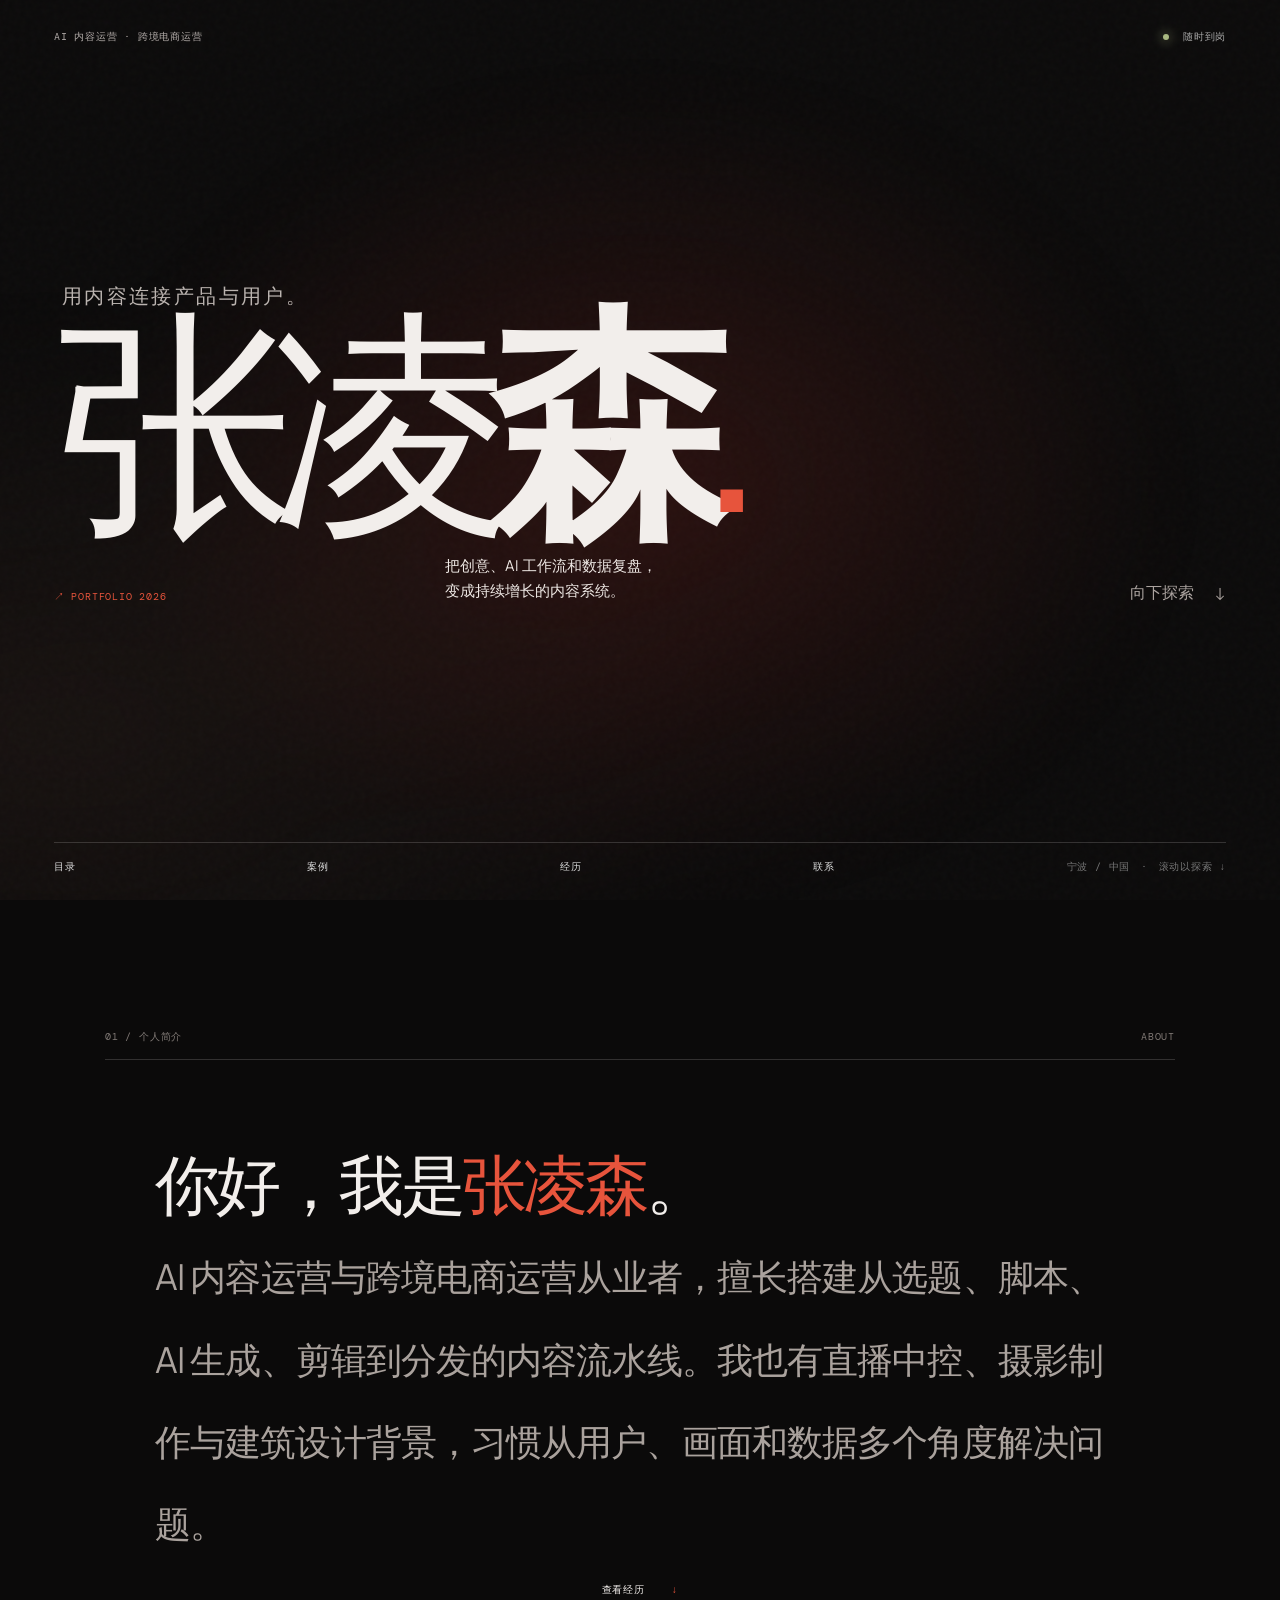
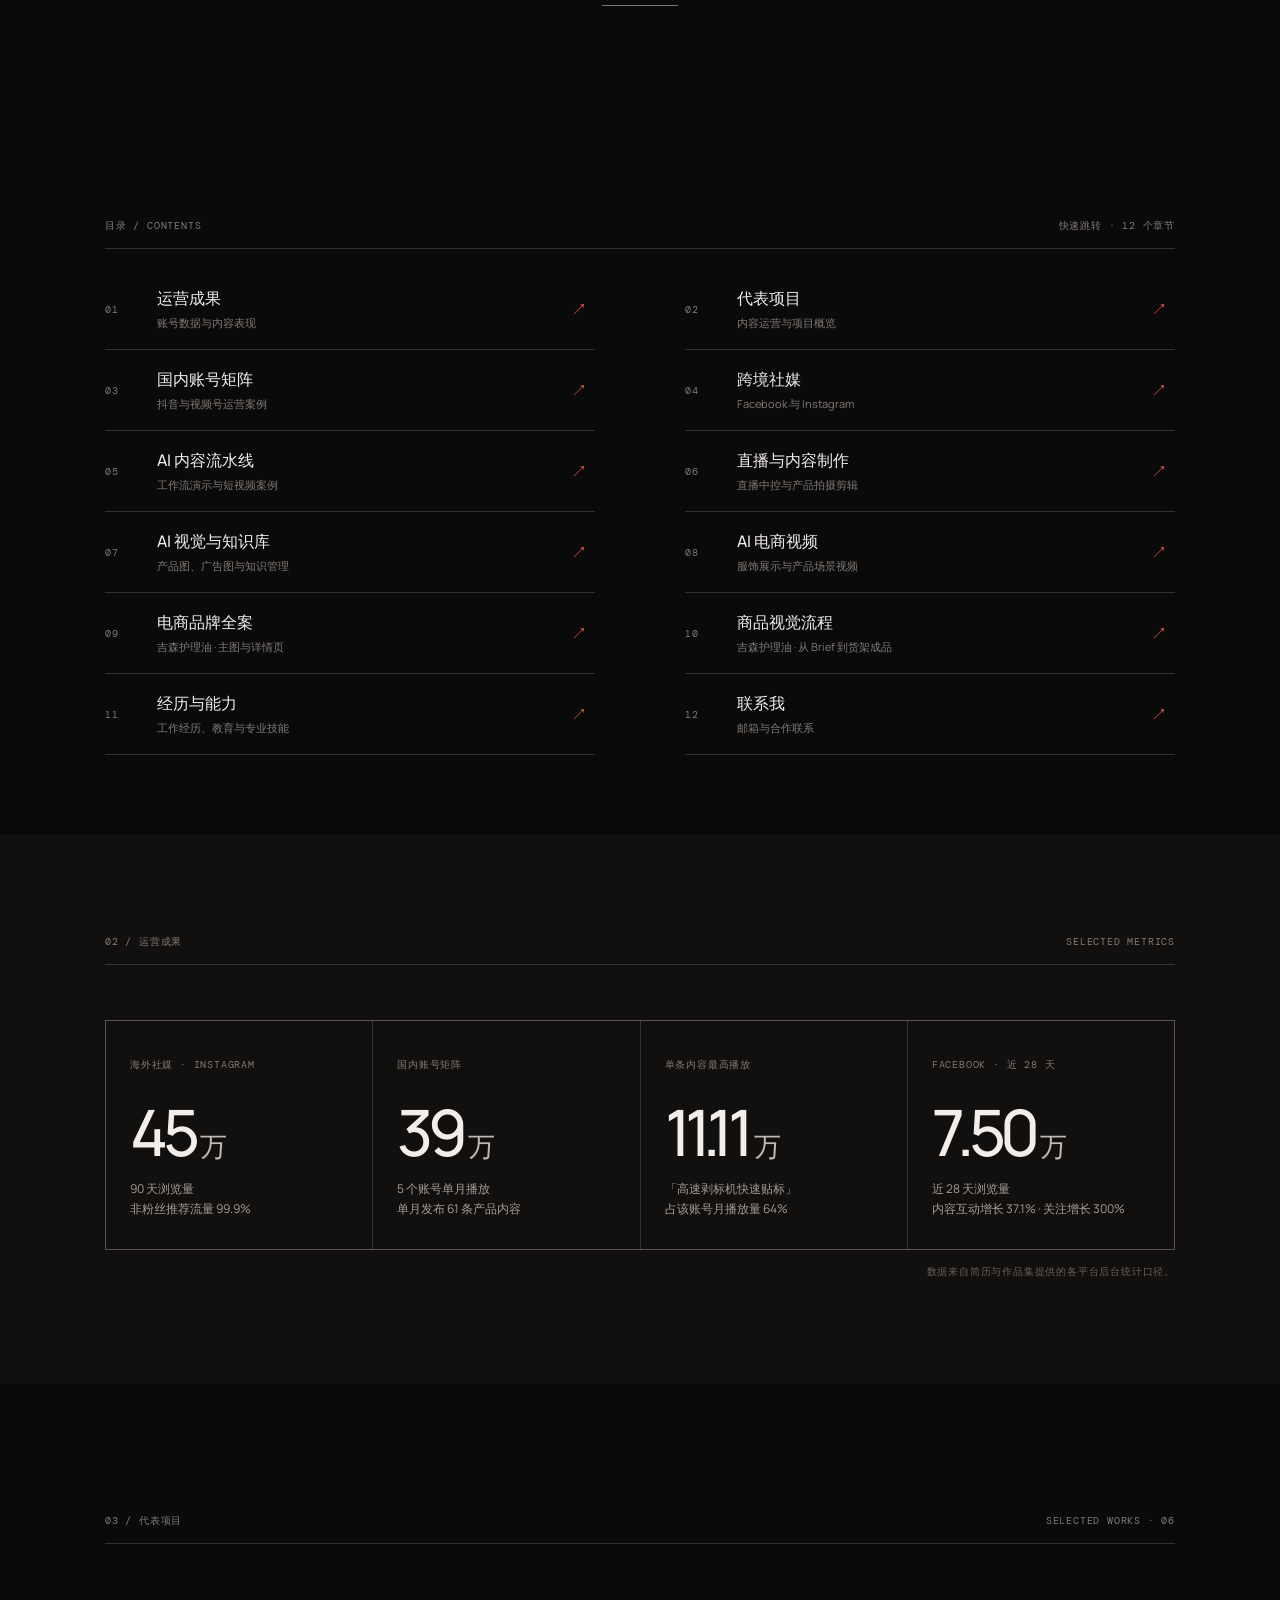
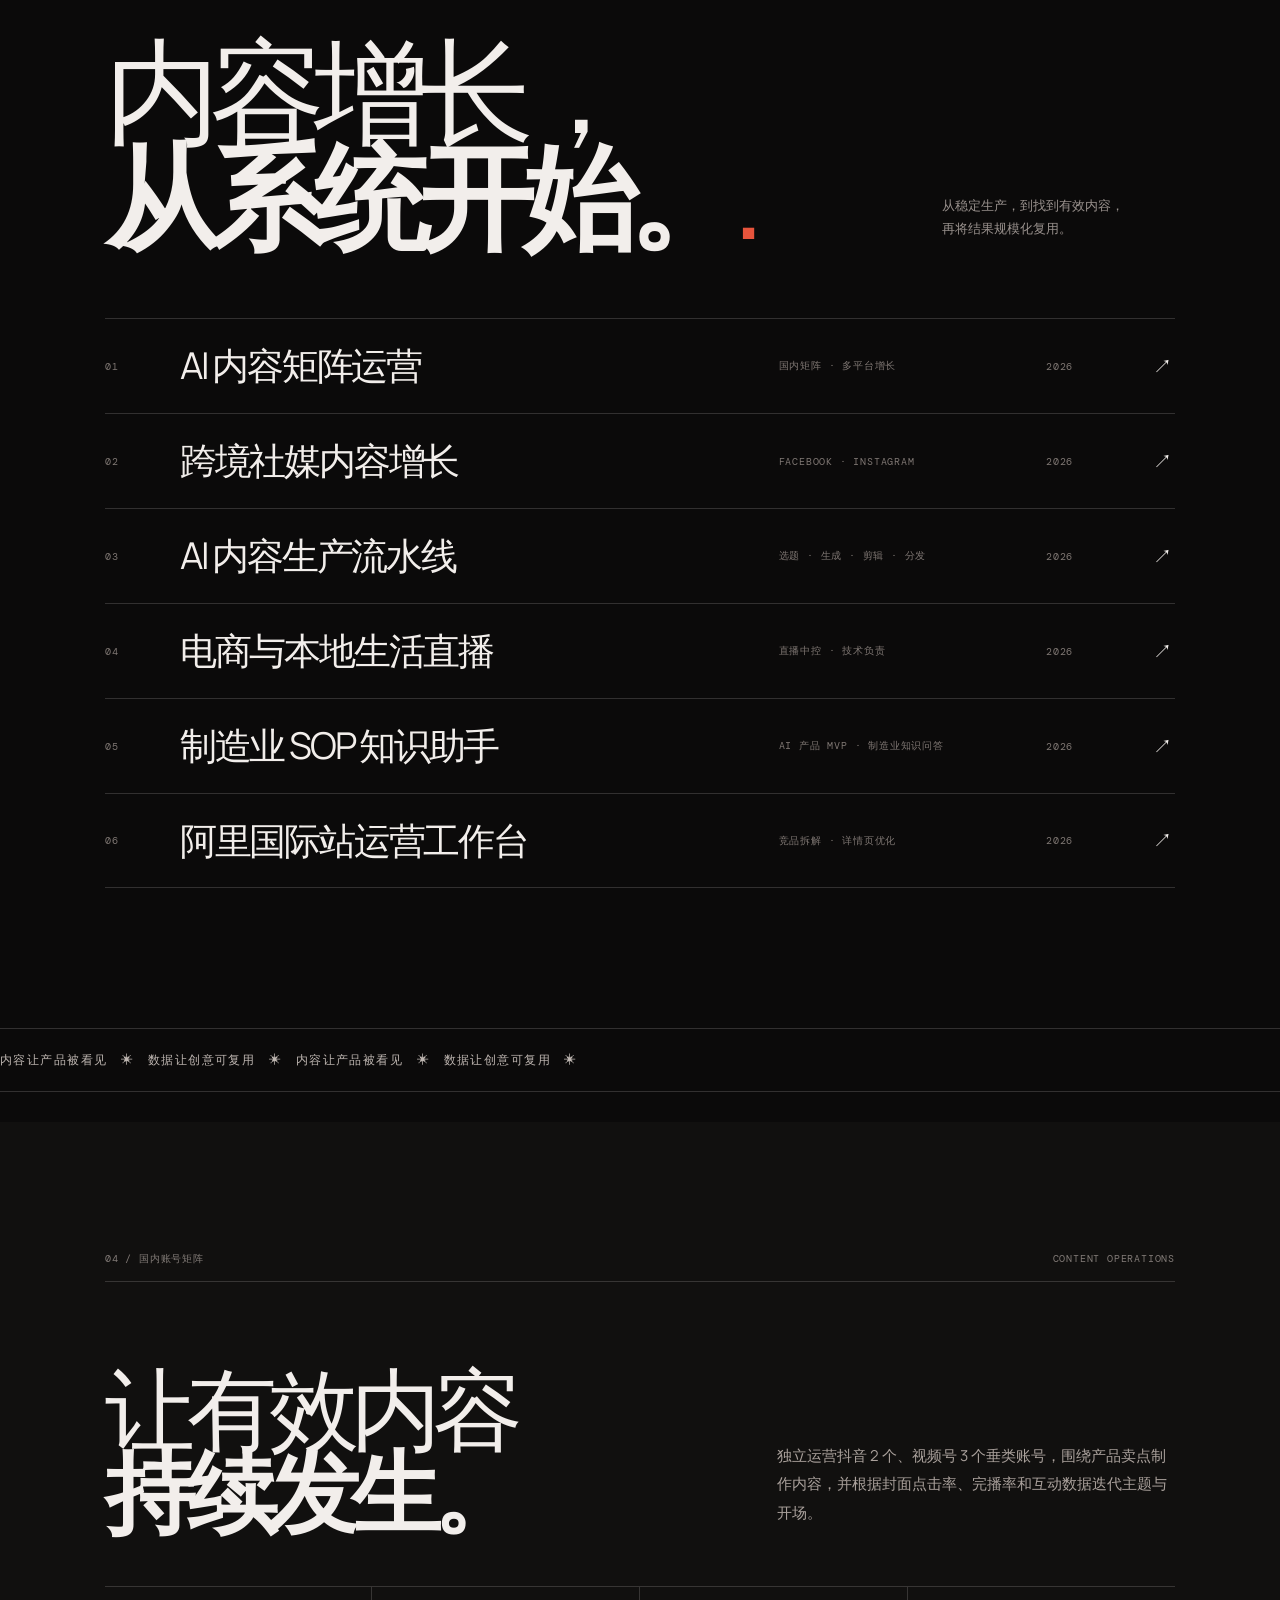
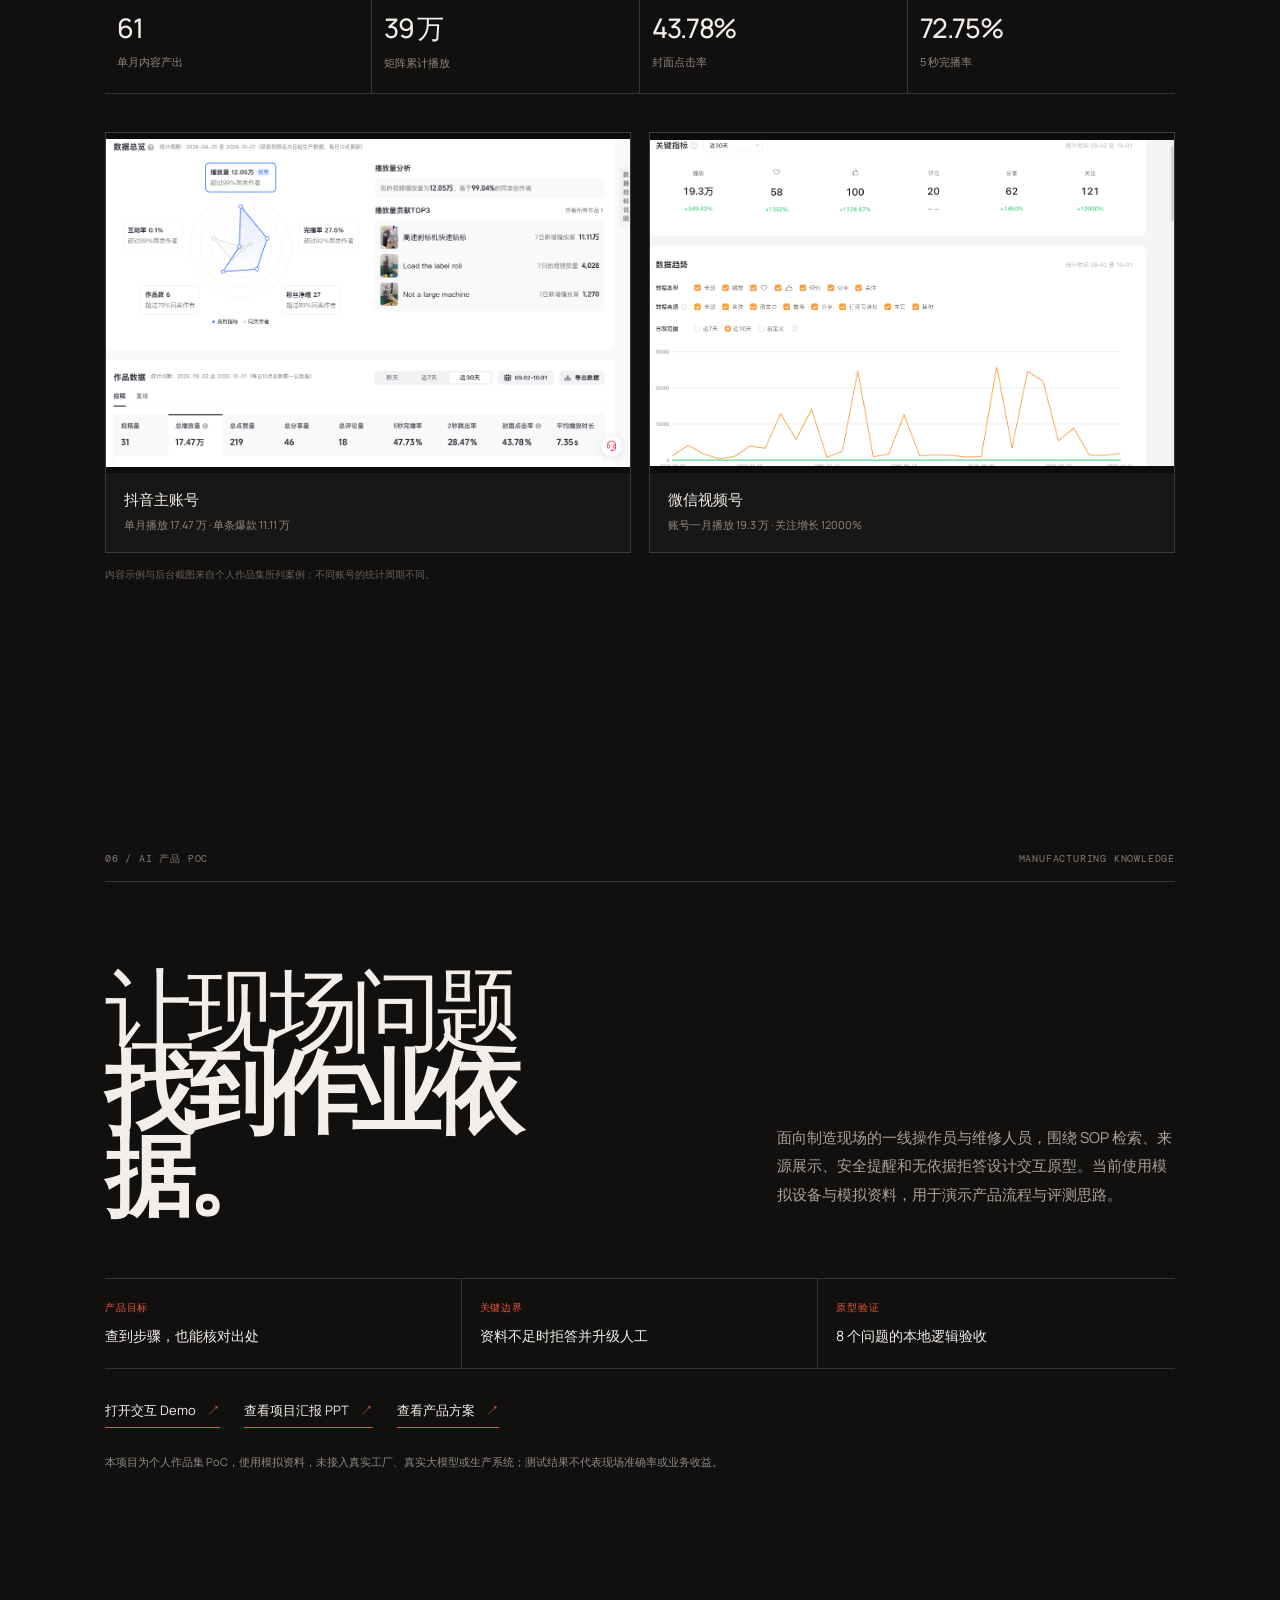
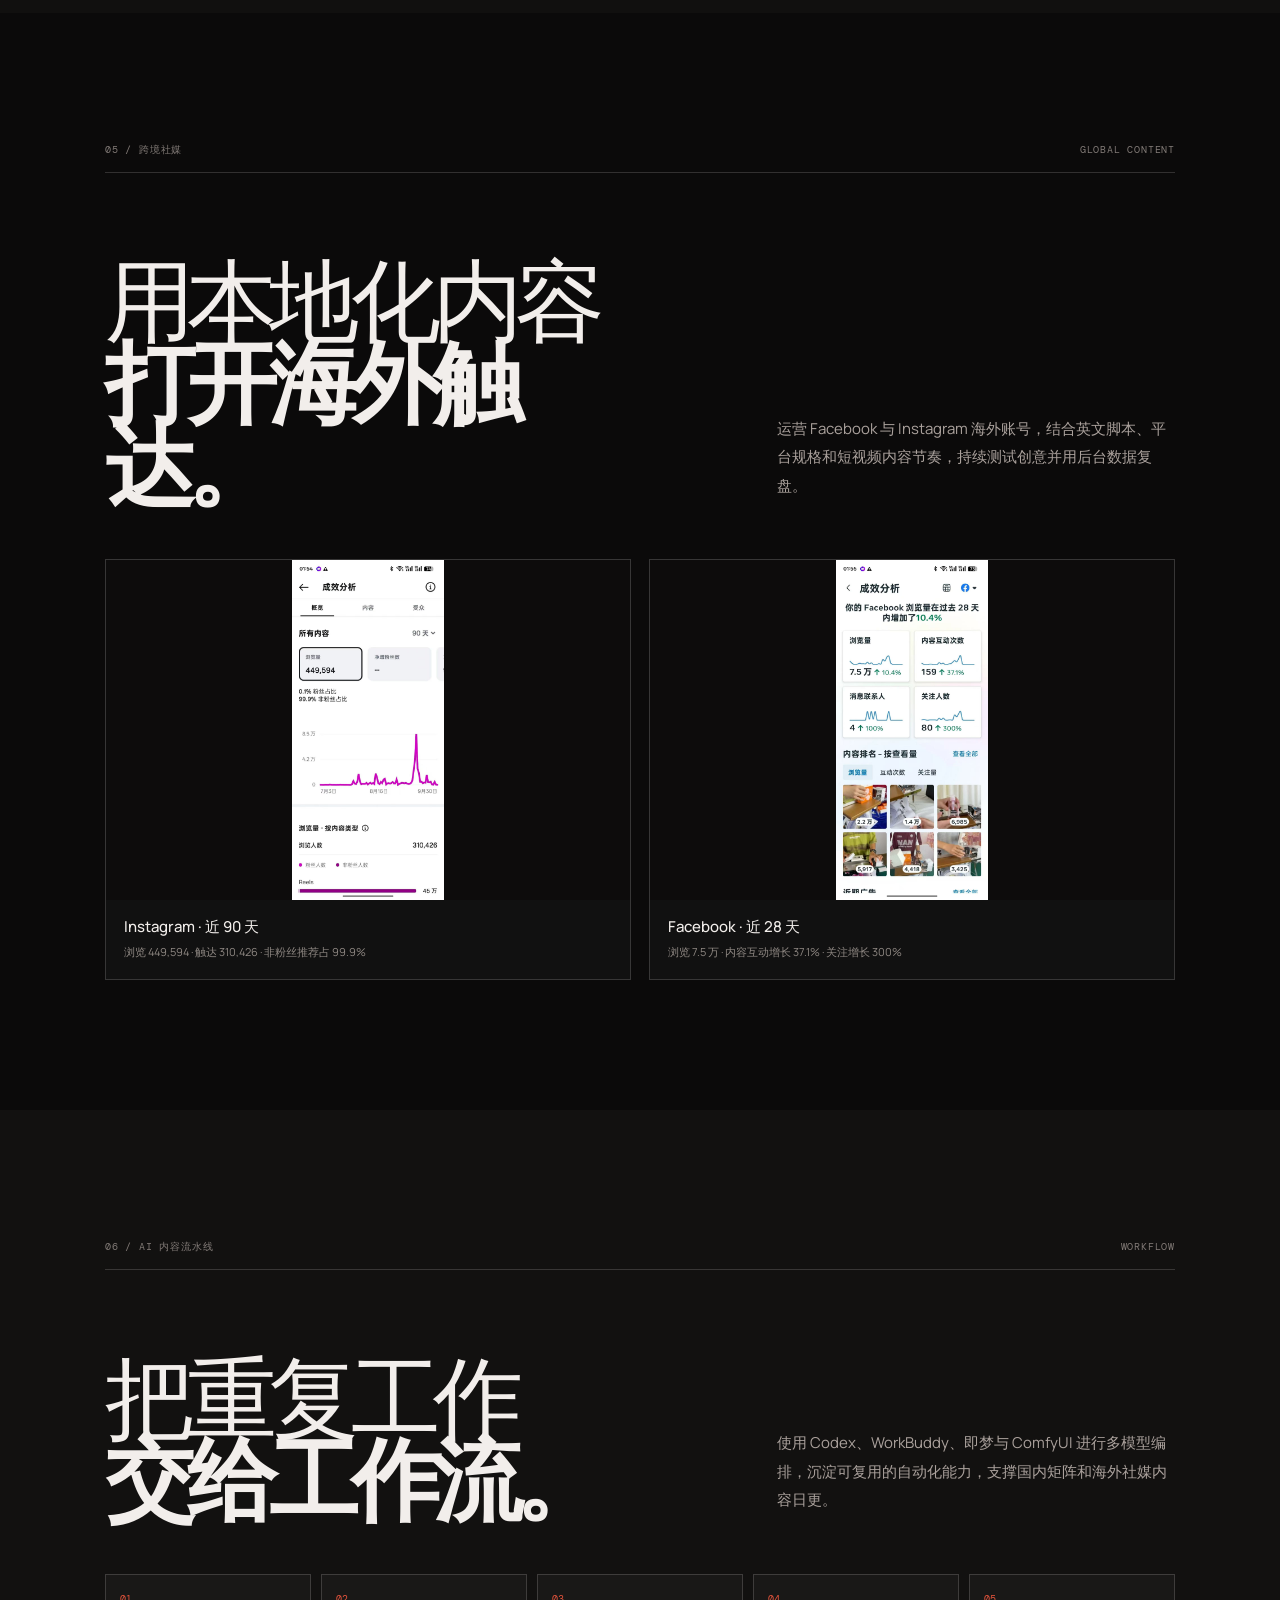
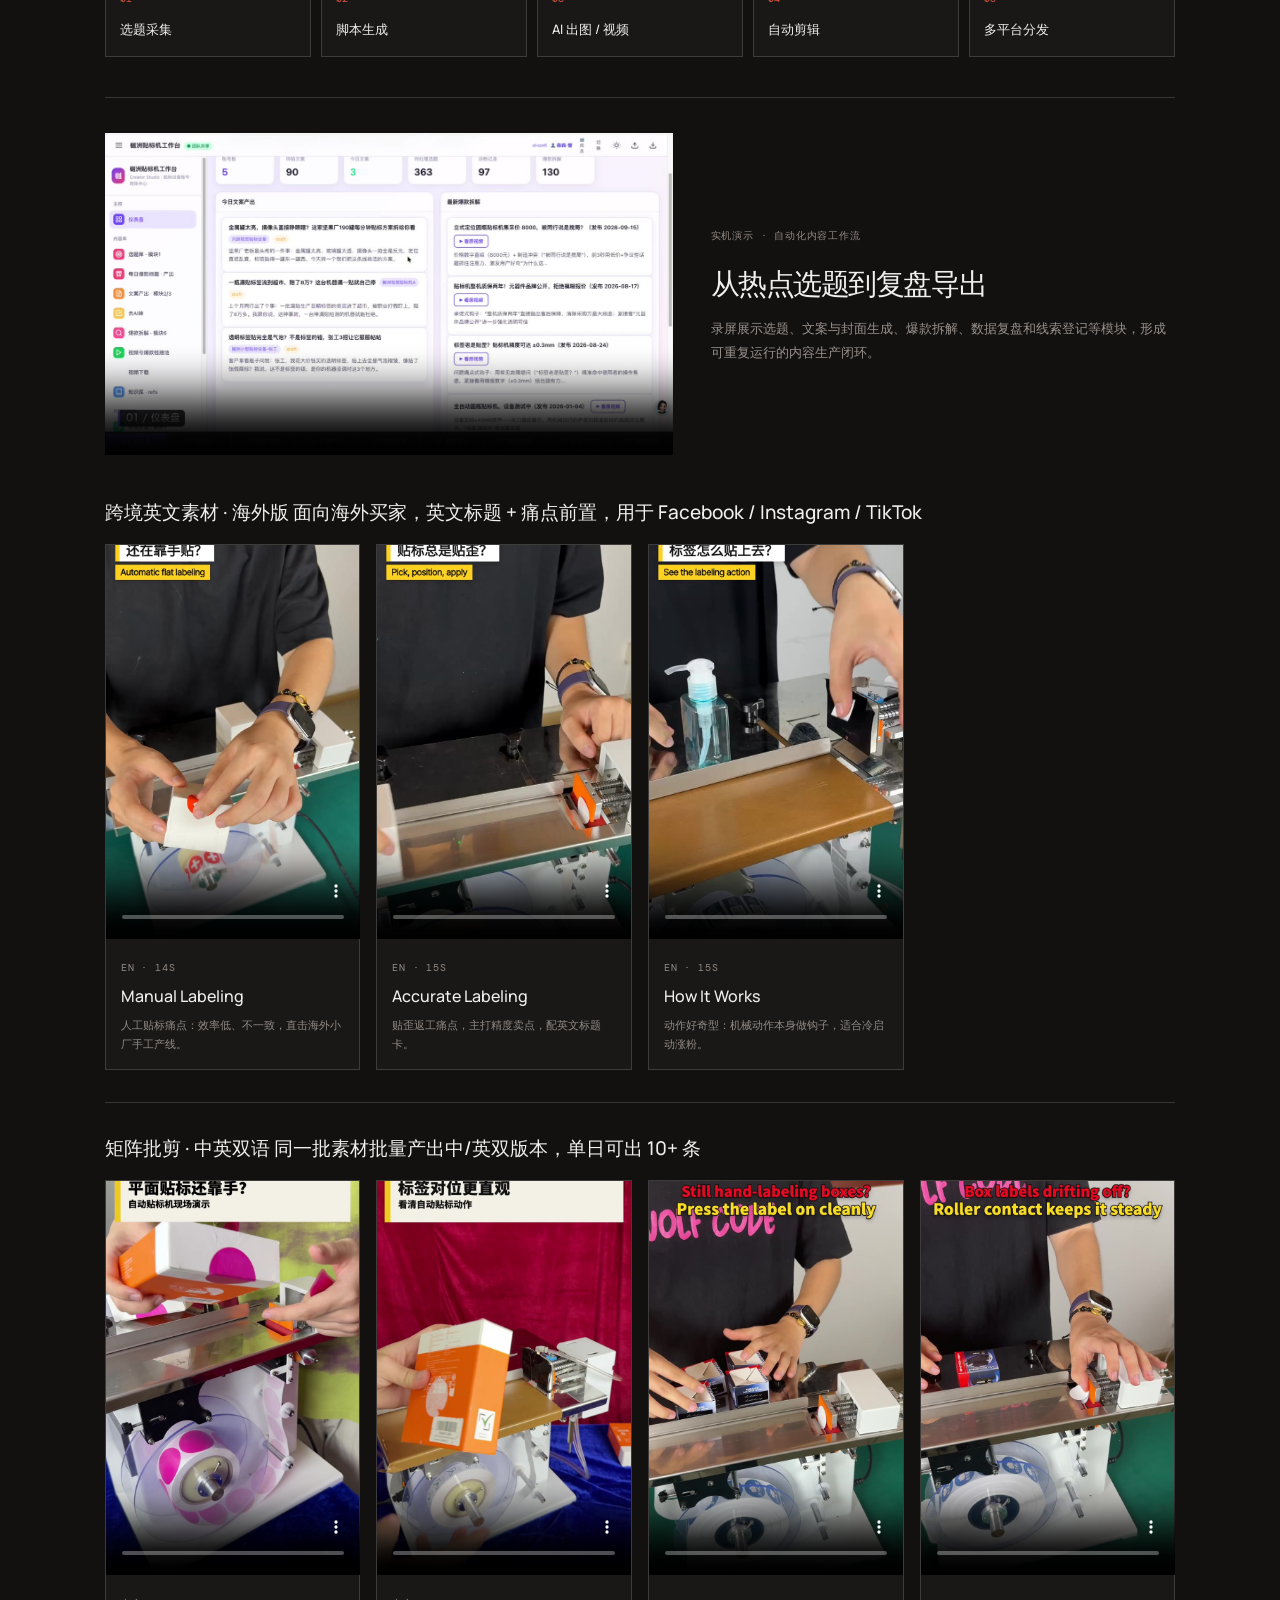
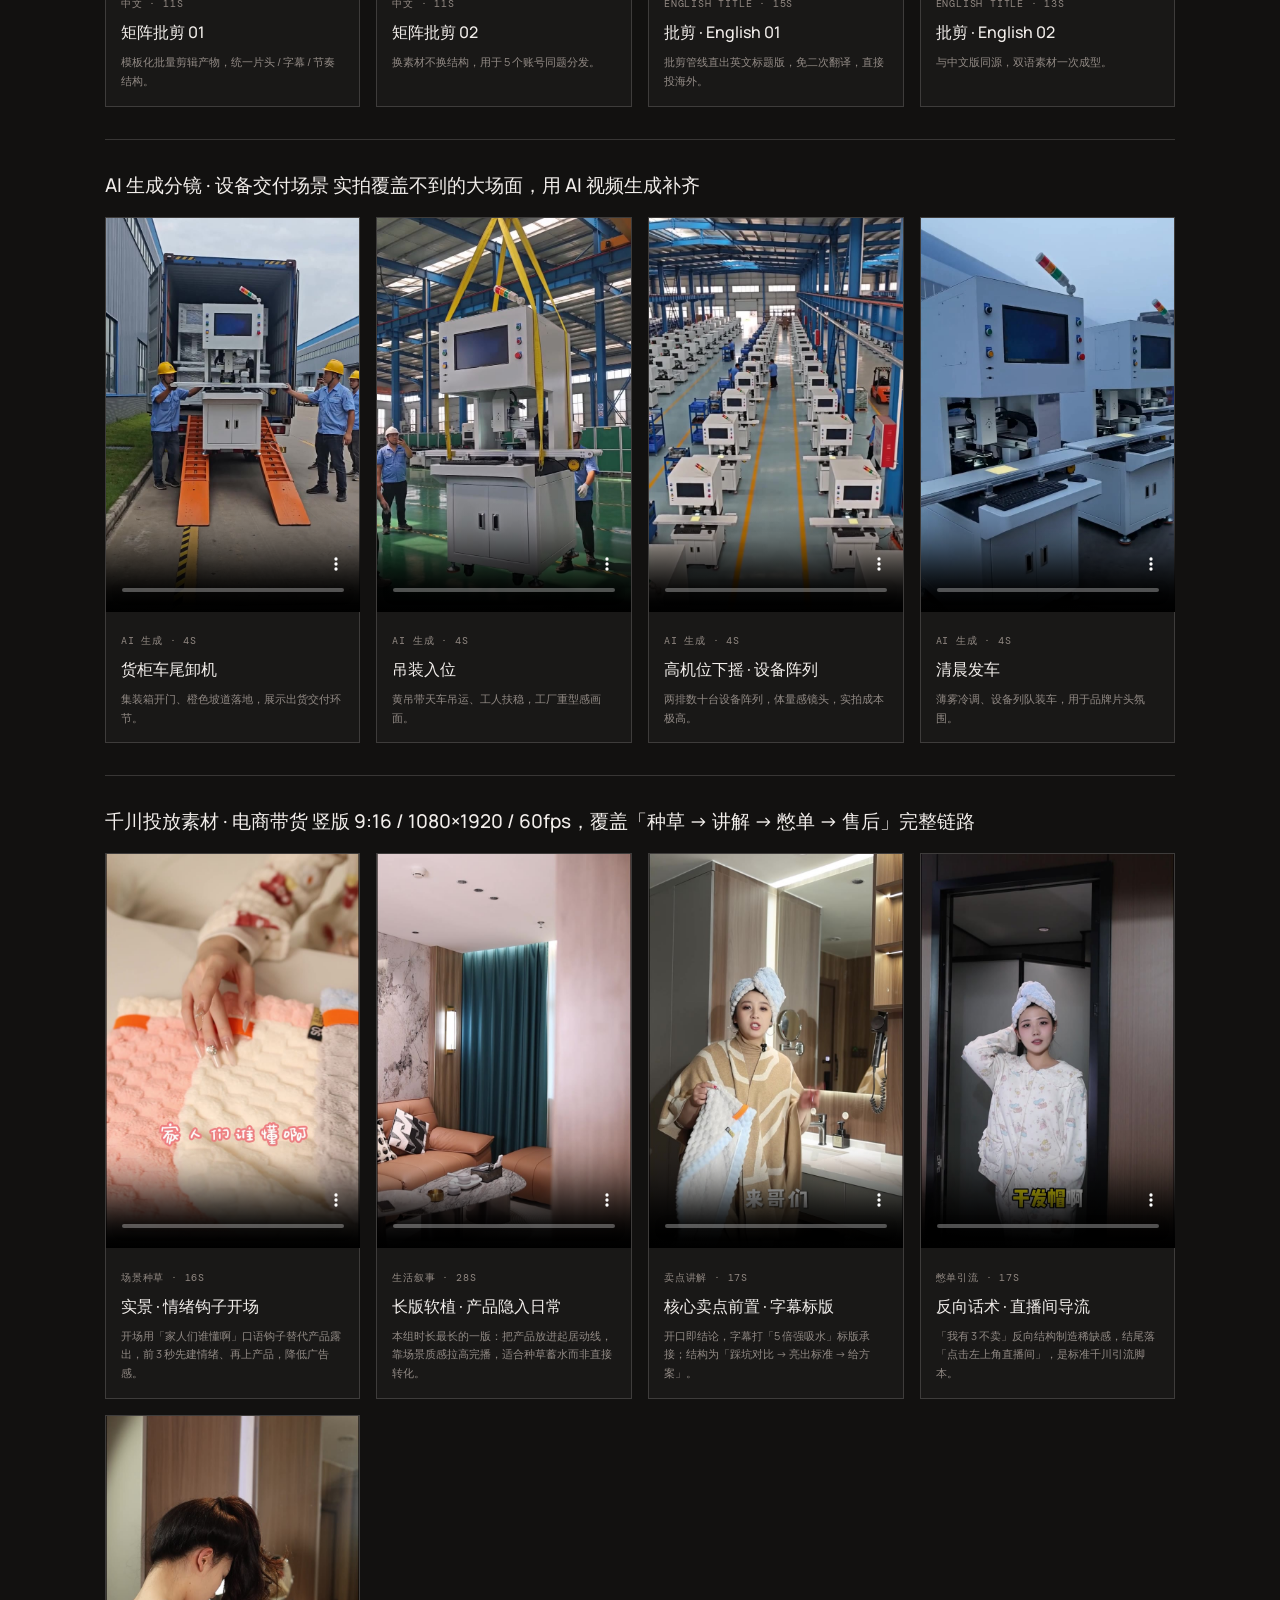
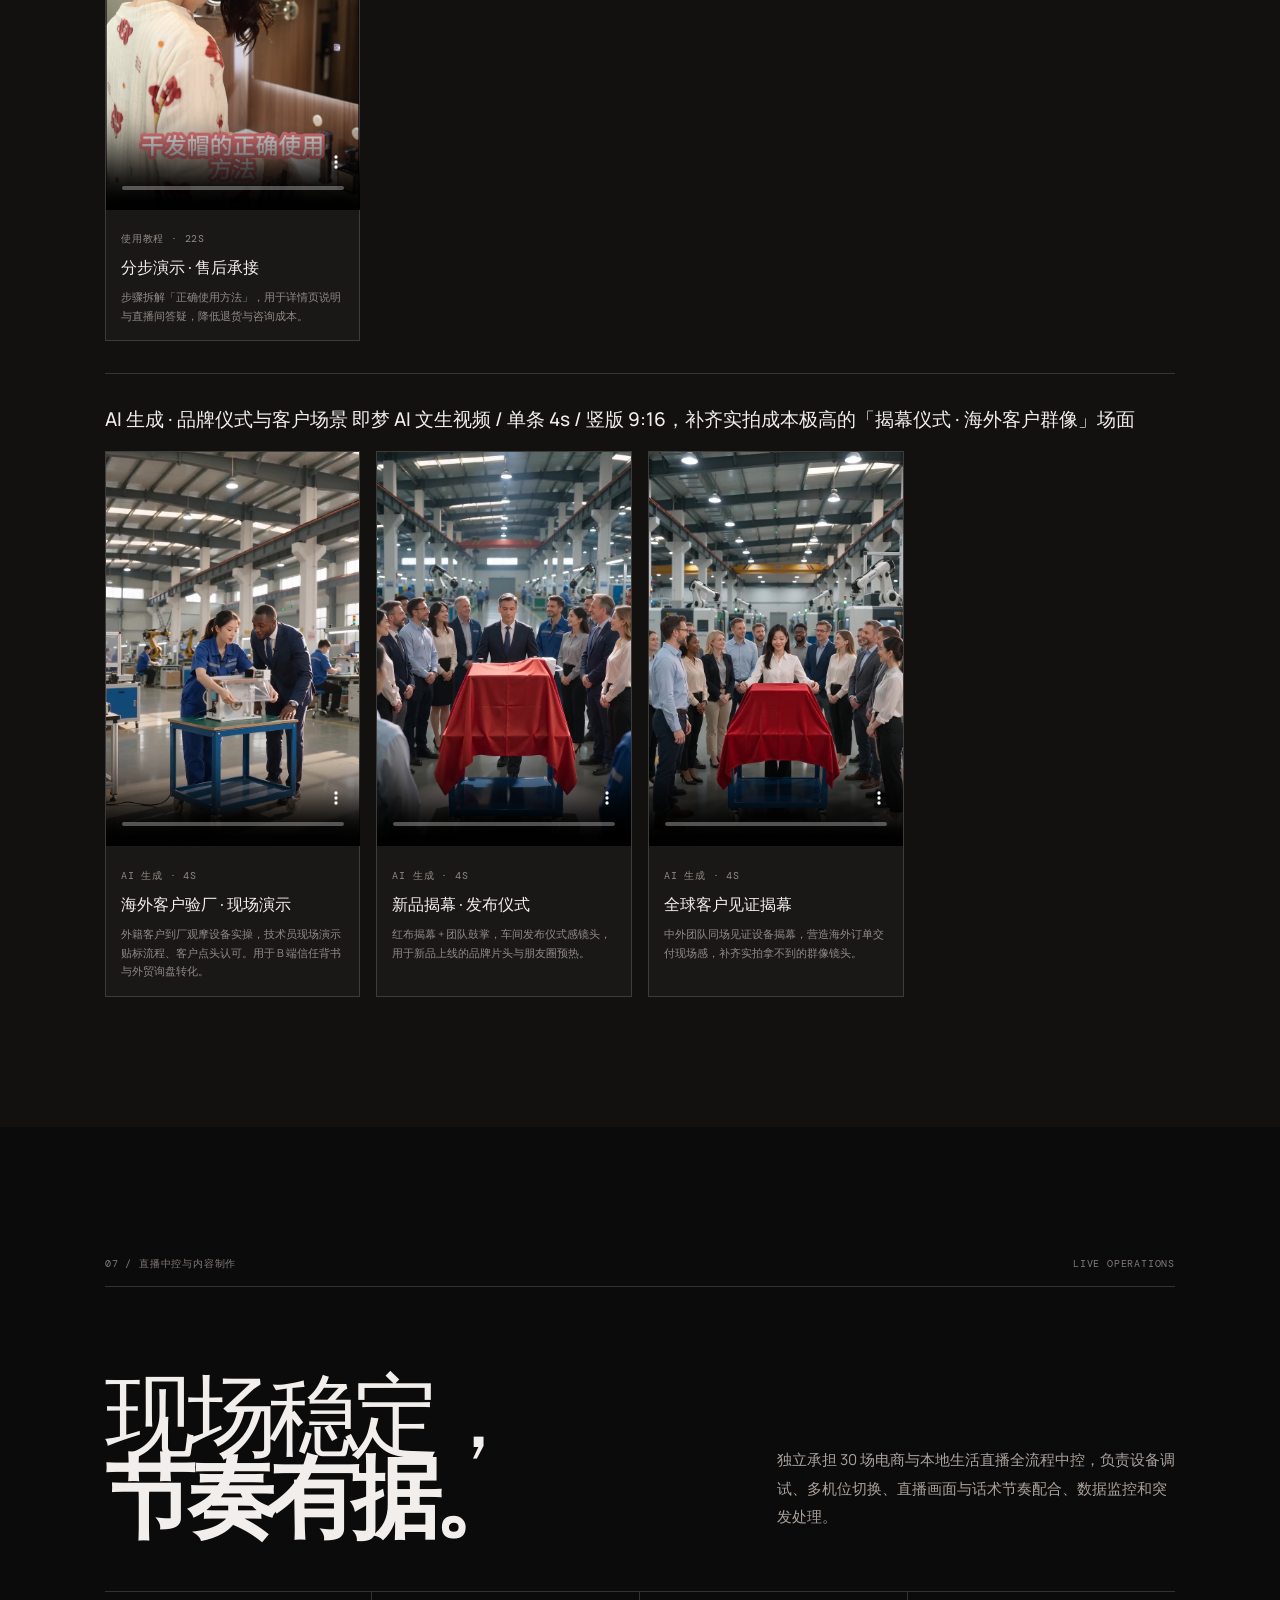
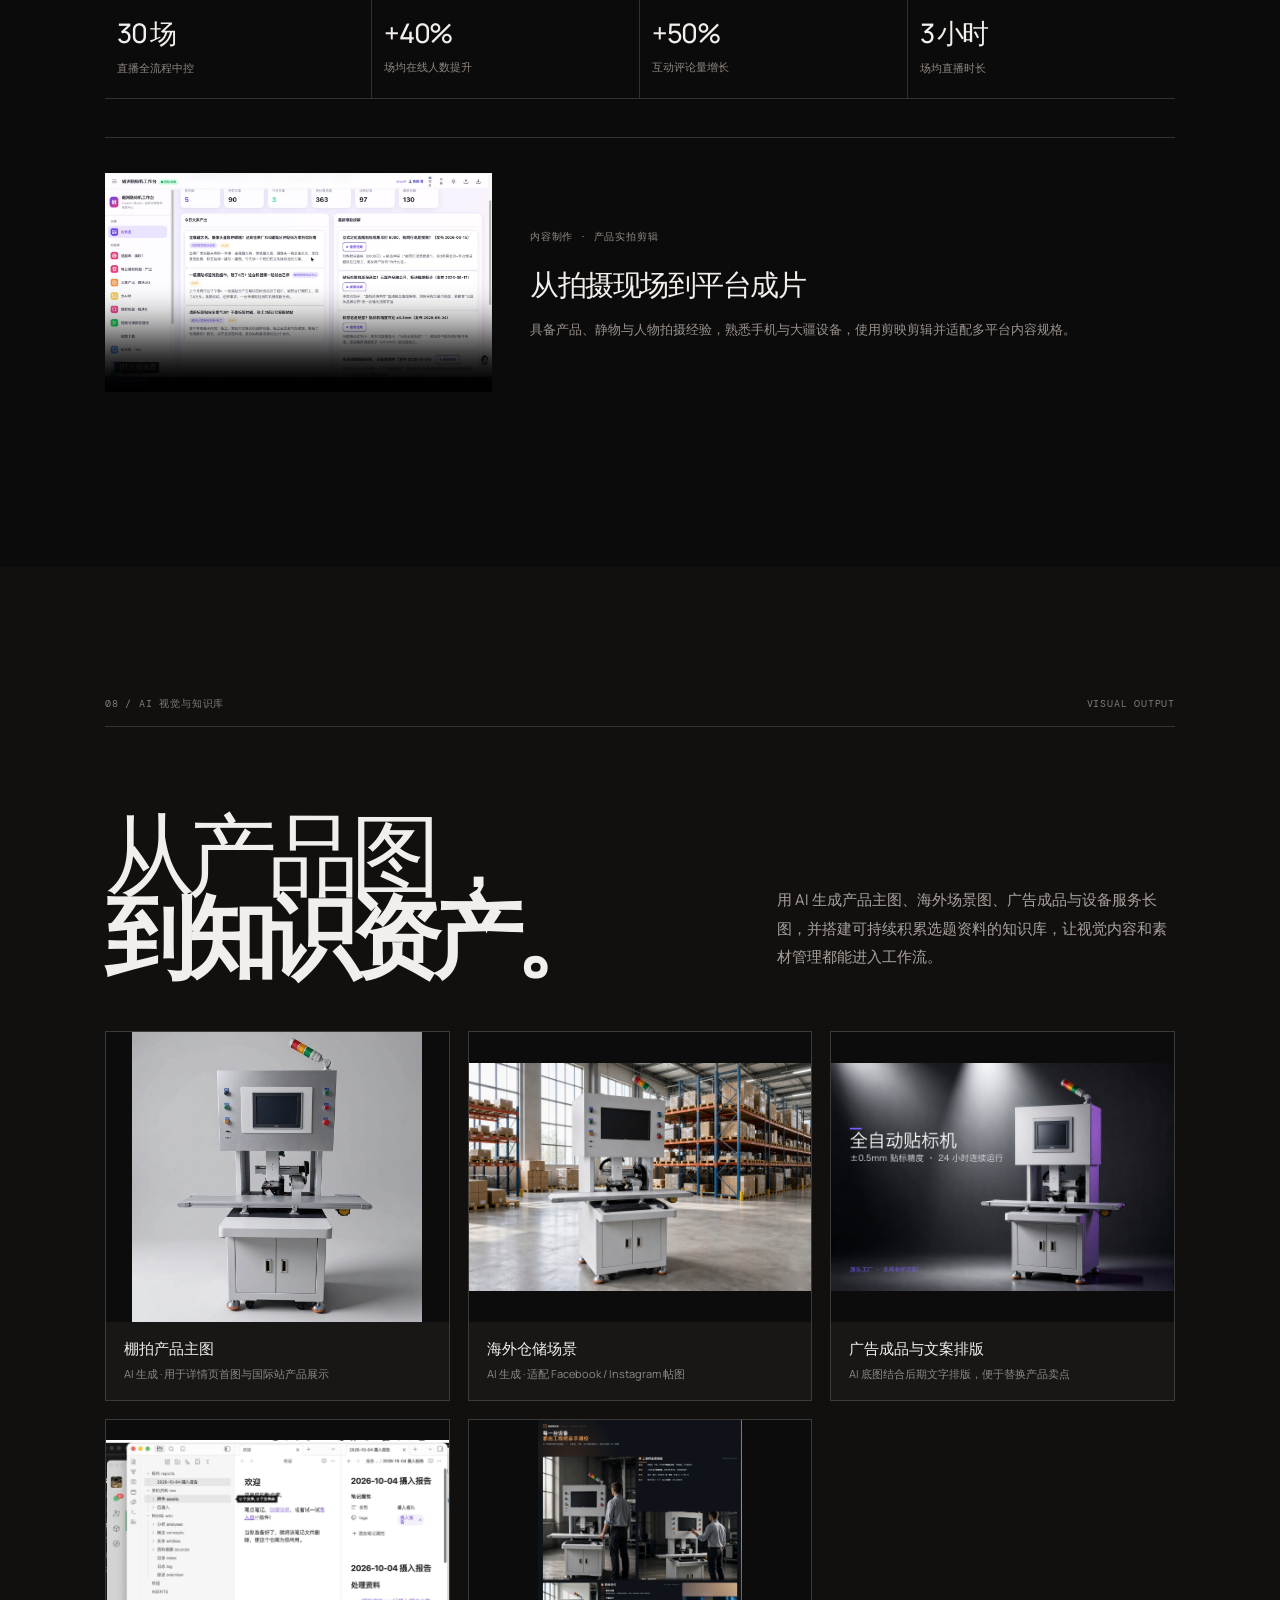
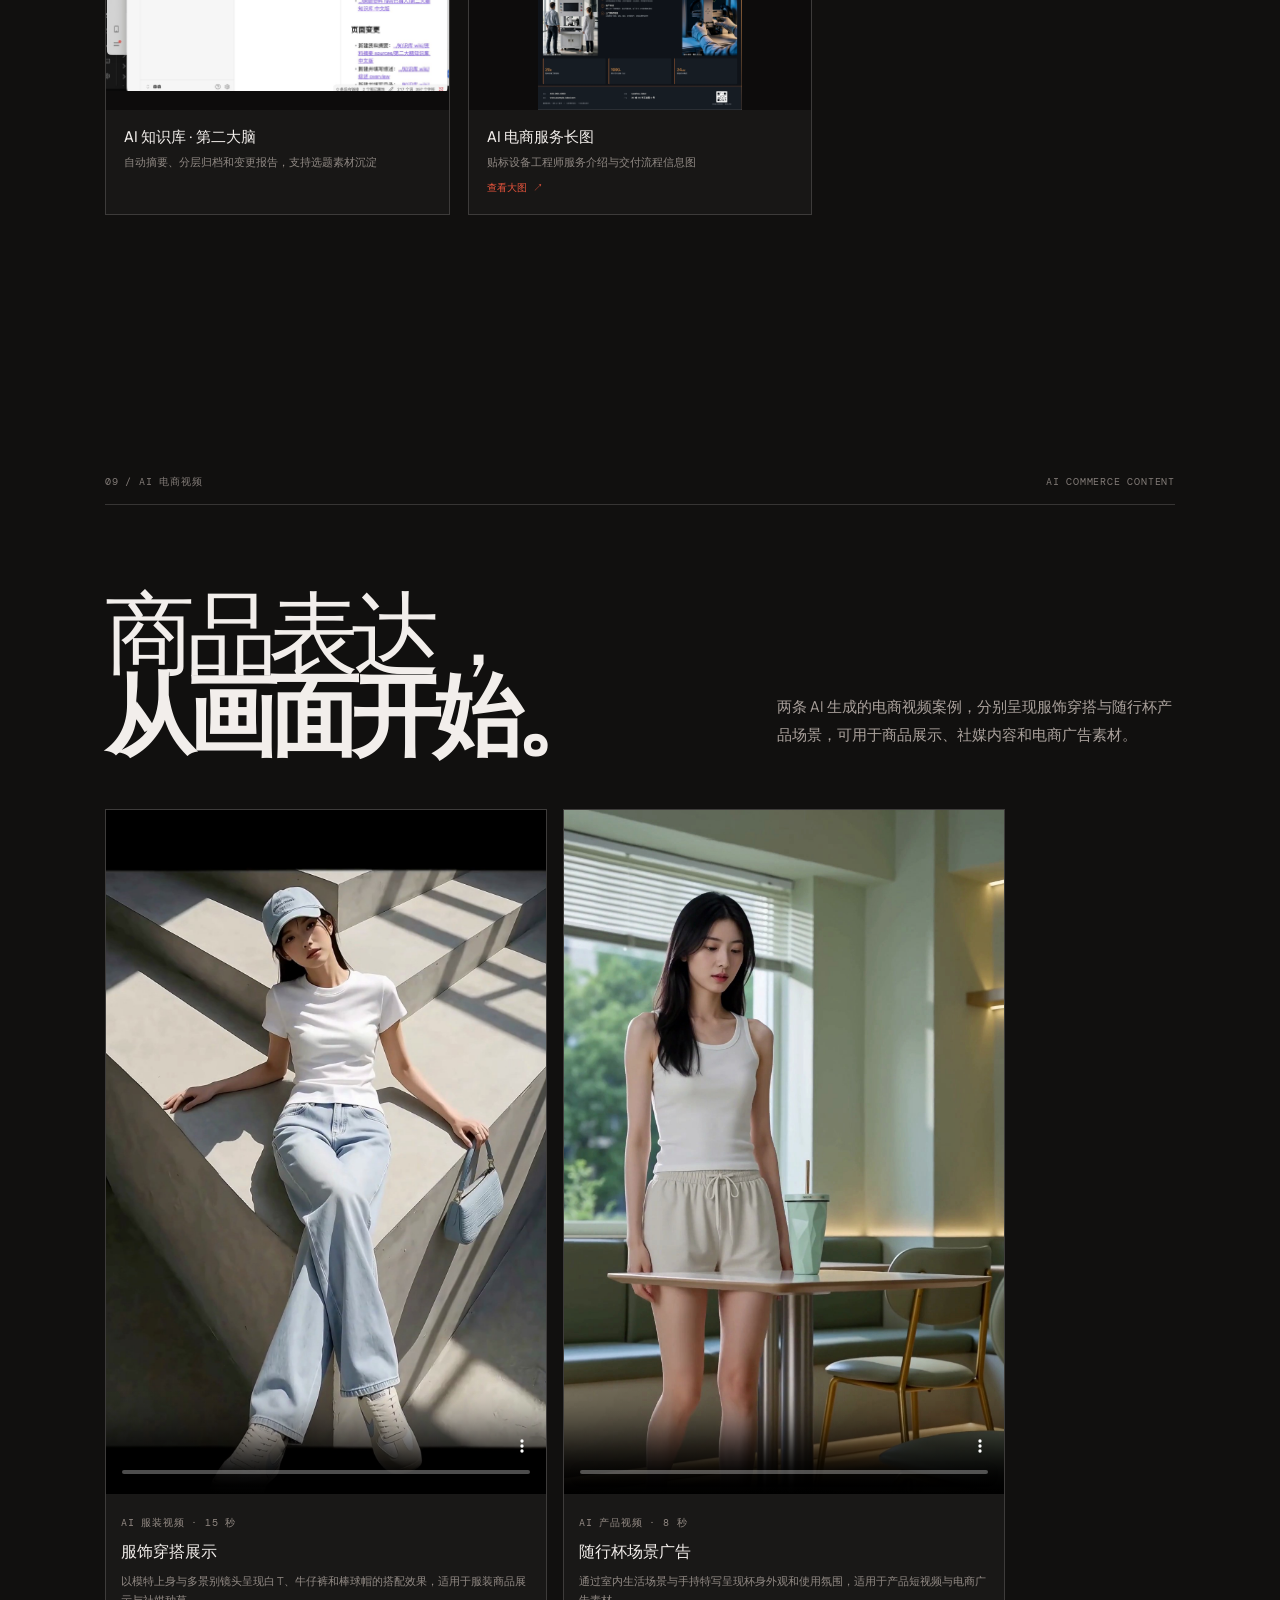
<file: index.html>
<!doctype html>
<html lang="zh-CN">
<head>
  <meta charset="utf-8">
  <meta name="viewport" content="width=device-width, initial-scale=1">
  <meta name="theme-color" content="#0b0a0a">
  <title>张凌森 — AI 内容运营 / 跨境电商运营</title>
  <meta name="description" content="张凌森的个人作品集：AI 内容矩阵运营、跨境社媒增长、直播中控与内容自动化。">
  <script>document.documentElement.classList.add('js');</script>
  <link rel="stylesheet" href="style.css">
  <link rel="preconnect" href="https://fonts.googleapis.com">
  <link rel="preconnect" href="https://fonts.gstatic.com" crossorigin>
  <link href="https://fonts.googleapis.com/css2?family=DM+Mono:wght@400;500&family=Manrope:wght@400;500;600;700;800&display=swap" rel="stylesheet" media="print" onload="this.media='all'">
</head>
<body>
  <div class="cursor" aria-hidden="true"></div>
  <header class="hero" id="top">
    <div class="hero-glow"></div><div class="grain"></div>
    <div class="hero-top mono"><span>AI 内容运营 · 跨境电商运营</span><span class="availability"><i></i> 随时到岗</span></div>
    <div class="hero-center">
      <p class="eyebrow reveal">用内容连接产品与用户。</p>
      <h1 class="name reveal"><span>张凌</span><em>森</em><b>.</b></h1>
      <div class="hero-bottom reveal">
        <span class="version mono">↗ PORTFOLIO 2026</span>
        <p>把创意、AI 工作流和数据复盘，<br>变成持续增长的内容系统。</p>
        <a class="scroll-cue" href="#intro"><span>向下探索</span><b>↓</b></a>
      </div>
    </div>
    <nav class="dock mono"><a href="#contents">目录</a><a href="#projects">案例</a><a href="#about">经历</a><a href="#contact">联系</a><span class="dock-right">宁波 / 中国　·　滚动以探索 ↓</span></nav>
  </header>

  <main>
    <section class="intro section-pad" id="intro">
      <div class="section-label mono"><span>01 / 个人简介</span><span>ABOUT</span></div>
      <div class="intro-copy reveal"><p>你好，我是<span class="accent">张凌森</span>。</p><p>AI 内容运营与跨境电商运营从业者，擅长搭建从选题、脚本、AI 生成、剪辑到分发的内容流水线。我也有直播中控、摄影制作与建筑设计背景，习惯从用户、画面和数据多个角度解决问题。</p></div>
      <a class="text-link mono" href="#about">查看经历 <span>↓</span></a>
    </section>

    <nav class="contents section-pad" id="contents" aria-label="作品集目录">
      <div class="section-label mono"><span>目录 / CONTENTS</span><span>快速跳转 · 12 个章节</span></div>
      <div class="contents-grid">
        <a class="contents-item" href="#results"><span class="mono">01</span><strong>运营成果</strong><small>账号数据与内容表现</small><b>↗</b></a>
        <a class="contents-item" href="#projects"><span class="mono">02</span><strong>代表项目</strong><small>内容运营与项目概览</small><b>↗</b></a>
        <a class="contents-item" href="#matrix"><span class="mono">03</span><strong>国内账号矩阵</strong><small>抖音与视频号运营案例</small><b>↗</b></a>
        <a class="contents-item" href="#global"><span class="mono">04</span><strong>跨境社媒</strong><small>Facebook 与 Instagram</small><b>↗</b></a>
        <a class="contents-item" href="#pipeline"><span class="mono">05</span><strong>AI 内容流水线</strong><small>工作流演示与短视频案例</small><b>↗</b></a>
        <a class="contents-item" href="#live"><span class="mono">06</span><strong>直播与内容制作</strong><small>直播中控与产品拍摄剪辑</small><b>↗</b></a>
        <a class="contents-item" href="#visuals"><span class="mono">07</span><strong>AI 视觉与知识库</strong><small>产品图、广告图与知识管理</small><b>↗</b></a>
        <a class="contents-item" href="#ecommerce"><span class="mono">08</span><strong>AI 电商视频</strong><small>服饰展示与产品场景视频</small><b>↗</b></a>
        <a class="contents-item" href="#brand-case"><span class="mono">09</span><strong>电商品牌全案</strong><small>吉森护理油 · 主图与详情页</small><b>↗</b></a>
        <a class="contents-item" href="#jisen-workflow"><span class="mono">10</span><strong>商品视觉流程</strong><small>吉森护理油 · 从 Brief 到货架成品</small><b>↗</b></a>
        <a class="contents-item" href="#about"><span class="mono">11</span><strong>经历与能力</strong><small>工作经历、教育与专业技能</small><b>↗</b></a>
        <a class="contents-item" href="#contact"><span class="mono">12</span><strong>联系我</strong><small>邮箱与合作联系</small><b>↗</b></a>
      </div>
    </nav>

    <section class="numbers section-pad" id="results">
      <div class="section-label mono"><span>02 / 运营成果</span><span>SELECTED METRICS</span></div>
      <div class="stat-grid">
        <article class="stat reveal"><span class="mono">海外社媒 · Instagram</span><strong data-count="45">45<small>万</small></strong><p>90 天浏览量<br>非粉丝推荐流量 99.9%</p></article>
        <article class="stat reveal"><span class="mono">国内账号矩阵</span><strong data-count="39">39<small>万</small></strong><p>5 个账号单月播放<br>单月发布 61 条产品内容</p></article>
        <article class="stat reveal"><span class="mono">单条内容最高播放</span><strong data-count="11.11">11.11<small>万</small></strong><p>「高速剥标机快速贴标」<br>占该账号月播放量 64%</p></article>
        <article class="stat reveal"><span class="mono">Facebook · 近 28 天</span><strong data-count="7.5">7.5<small>万</small></strong><p>近 28 天浏览量<br>内容互动增长 37.1% · 关注增长 300%</p></article>
      </div>
      <p class="source-note mono">数据来自简历与作品集提供的各平台后台统计口径。</p>
    </section>

    <section class="projects section-pad" id="projects">
      <div class="section-label mono"><span>03 / 代表项目</span><span>SELECTED WORKS · 06</span></div>
      <div class="project-heading"><h2 class="reveal">内容增长，<br><em>从系统开始。</em><span class="accent">.</span></h2><p>从稳定生产，到找到有效内容，<br>再将结果规模化复用。</p></div>
      <div class="project-list">
        <a class="project-row" href="#matrix" data-image="assets/zhang/02-douyin-account2-viral.png"><span class="num mono">01</span><span class="project-title">AI 内容矩阵运营</span><span class="project-type mono">国内矩阵 · 多平台增长</span><span class="project-year mono">2026</span><span class="arrow">↗</span></a>
        <a class="project-row" href="#global" data-image="assets/zhang/07-instagram.jpg"><span class="num mono">02</span><span class="project-title">跨境社媒内容增长</span><span class="project-type mono">Facebook · Instagram</span><span class="project-year mono">2026</span><span class="arrow">↗</span></a>
        <a class="project-row" href="#pipeline" data-image="assets/zhang/video-poster.jpg"><span class="num mono">03</span><span class="project-title">AI 内容生产流水线</span><span class="project-type mono">选题 · 生成 · 剪辑 · 分发</span><span class="project-year mono">2026</span><span class="arrow">↗</span></a>
        <a class="project-row" href="#live" data-image="assets/zhang/04-shipinhao-b.png"><span class="num mono">04</span><span class="project-title">电商与本地生活直播</span><span class="project-type mono">直播中控 · 技术负责</span><span class="project-year mono">2026</span><span class="arrow">↗</span></a>
        <a class="project-row" href="sop-assistant/index.html" data-image="assets/zhang/kb-secondbrain.jpg"><span class="num mono">05</span><span class="project-title">制造业 SOP 知识助手</span><span class="project-type mono">AI 产品 MVP · 制造业知识问答</span><span class="project-year mono">2026</span><span class="arrow">↗</span></a>
        <a class="project-row" href="index_workbench.html" data-image="assets/zhang/cn1.jpg"><span class="num mono">06</span><span class="project-title">阿里国际站运营工作台</span><span class="project-type mono">竞品拆解 · 详情页优化</span><span class="project-year mono">2026</span><span class="arrow">↗</span></a>
      </div>
      <div class="preview" aria-hidden="true"><img loading="lazy" decoding="async" src="assets/zhang/02-douyin-account2-viral.png" alt=""></div>
      <div class="marquee" aria-hidden="true"><div>内容让产品被看见　✳　数据让创意可复用　✳　内容让产品被看见　✳　数据让创意可复用　✳　</div></div>
    </section>

    <section class="case-section section-pad" id="matrix">
      <div class="section-label mono"><span>04 / 国内账号矩阵</span><span>CONTENT OPERATIONS</span></div>
      <div class="case-intro"><h2 class="reveal">让有效内容<br><em>持续发生。</em></h2><p>独立运营抖音 2 个、视频号 3 个垂类账号，围绕产品卖点制作内容，并根据封面点击率、完播率和互动数据迭代主题与开场。</p></div>
      <div class="metrics-strip"><div><b>61</b><span>单月内容产出</span></div><div><b>39 万</b><span>矩阵累计播放</span></div><div><b>43.78%</b><span>封面点击率</span></div><div><b>72.75%</b><span>5 秒完播率</span></div></div>
      <div class="image-grid">
        <figure class="proof-card"><img loading="lazy" decoding="async" src="assets/zhang/02-douyin-account2-viral.png" alt="抖音主账号内容运营数据"><figcaption><b>抖音主账号</b><span>单月播放 17.47 万 · 单条爆款 11.11 万</span></figcaption></figure>
        <figure class="proof-card"><img loading="lazy" decoding="async" src="assets/zhang/04-shipinhao-b.png" alt="微信视频号近 30 天数据"><figcaption><b>微信视频号</b><span>账号一月播放 19.3 万 · 关注增长 12000%</span></figcaption></figure>
      </div>
      <p class="small-note">内容示例与后台截图来自个人作品集所列案例；不同账号的统计周期不同。</p>
    </section>

    <section class="case-section sop-case section-pad" id="sop-case">
      <div class="section-label mono"><span>06 / AI 产品 PoC</span><span>MANUFACTURING KNOWLEDGE</span></div>
      <div class="case-intro"><h2 class="reveal">让现场问题<br><em>找到作业依据。</em></h2><p>面向制造现场的一线操作员与维修人员，围绕 SOP 检索、来源展示、安全提醒和无依据拒答设计交互原型。当前使用模拟设备与模拟资料，用于演示产品流程与评测思路。</p></div>
      <div class="sop-summary"><div><b>产品目标</b><span>查到步骤，也能核对出处</span></div><div><b>关键边界</b><span>资料不足时拒答并升级人工</span></div><div><b>原型验证</b><span>8 个问题的本地逻辑验收</span></div></div>
      <div class="sop-links"><a href="sop-assistant/index.html" target="_blank" rel="noopener">打开交互 Demo <span>↗</span></a><a href="sop-assistant/面试展示/制造业SOP知识助手_面试汇报.pptx" target="_blank" rel="noopener">查看项目汇报 PPT <span>↗</span></a><a href="sop-assistant/产品方案.md" target="_blank" rel="noopener">查看产品方案 <span>↗</span></a></div>
      <p class="small-note">本项目为个人作品集 PoC，使用模拟资料，未接入真实工厂、真实大模型或生产系统；测试结果不代表现场准确率或业务收益。</p>
    </section>

    <section class="case-section global section-pad" id="global">
      <div class="section-label mono"><span>05 / 跨境社媒</span><span>GLOBAL CONTENT</span></div>
      <div class="case-intro"><h2 class="reveal">用本地化内容<br><em>打开海外触达。</em></h2><p>运营 Facebook 与 Instagram 海外账号，结合英文脚本、平台规格和短视频内容节奏，持续测试创意并用后台数据复盘。</p></div>
      <div class="image-grid">
        <figure class="proof-card"><img loading="lazy" decoding="async" src="assets/zhang/07-instagram.jpg" alt="Instagram 近 90 天运营表现"><figcaption><b>Instagram · 近 90 天</b><span>浏览 449,594 · 触达 310,426 · 非粉丝推荐占 99.9%</span></figcaption></figure>
        <figure class="proof-card"><img loading="lazy" decoding="async" src="assets/zhang/06-facebook.jpg" alt="Facebook 近 28 天运营表现"><figcaption><b>Facebook · 近 28 天</b><span>浏览 7.5 万 · 内容互动增长 37.1% · 关注增长 300%</span></figcaption></figure>
      </div>
    </section>

    <section class="case-section pipeline section-pad" id="pipeline">
      <div class="section-label mono"><span>06 / AI 内容流水线</span><span>WORKFLOW</span></div>
      <div class="case-intro"><h2 class="reveal">把重复工作<br><em>交给工作流。</em></h2><p>使用 Codex、WorkBuddy、即梦与 ComfyUI 进行多模型编排，沉淀可复用的自动化能力，支撑国内矩阵和海外社媒内容日更。</p></div>
      <div class="flow"><div class="step"><span>01</span><b>选题采集</b></div><div class="step"><span>02</span><b>脚本生成</b></div><div class="step"><span>03</span><b>AI 出图 / 视频</b></div><div class="step"><span>04</span><b>自动剪辑</b></div><div class="step"><span>05</span><b>多平台分发</b></div></div>
      <div class="video-feature"><video controls playsinline loading="lazy" preload="none" poster="assets/zhang/video-poster.jpg"><source src="assets/zhang/workflow-demo.mp4?v=20261014-hq" type="video/mp4"></video><div><span class="mono">实机演示 · 自动化内容工作流</span><h3>从热点选题到复盘导出</h3><p>录屏展示选题、文案与封面生成、爆款拆解、数据复盘和线索登记等模块，形成可重复运行的内容生产闭环。</p></div></div>
      <div class="portfolio-work-groups"><div class="work-group"><h3>跨境英文素材 · 海外版 面向海外买家，英文标题 + 痛点前置，用于 Facebook / Instagram / TikTok</h3><div class="clip-grid"><figure class="clip-card"><video controls playsinline loading="lazy" preload="none" poster="assets/zhang/ex1.jpg"><source src="assets/zhang/ex1.mp4" type="video/mp4"></video><figcaption><span class="mono">EN · 14s</span><b>Manual Labeling</b><p>人工贴标痛点：效率低、不一致，直击海外小厂手工产线。</p></figcaption></figure><figure class="clip-card"><video controls playsinline loading="lazy" preload="none" poster="assets/zhang/ex2.jpg"><source src="assets/zhang/ex2.mp4" type="video/mp4"></video><figcaption><span class="mono">EN · 15s</span><b>Accurate Labeling</b><p>贴歪返工痛点，主打精度卖点，配英文标题卡。</p></figcaption></figure><figure class="clip-card"><video controls playsinline loading="lazy" preload="none" poster="assets/zhang/ex3.jpg"><source src="assets/zhang/ex3.mp4" type="video/mp4"></video><figcaption><span class="mono">EN · 15s</span><b>How It Works</b><p>动作好奇型：机械动作本身做钩子，适合冷启动涨粉。</p></figcaption></figure></div></div><div class="work-group"><h3>矩阵批剪 · 中英双语 同一批素材批量产出中/英双版本，单日可出 10+ 条</h3><div class="clip-grid"><figure class="clip-card"><video controls playsinline loading="lazy" preload="none" poster="assets/zhang/cn1.jpg"><source src="assets/zhang/cn1.mp4" type="video/mp4"></video><figcaption><span class="mono">中文 · 11s</span><b>矩阵批剪 01</b><p>模板化批量剪辑产物，统一片头 / 字幕 / 节奏结构。</p></figcaption></figure><figure class="clip-card"><video controls playsinline loading="lazy" preload="none" poster="assets/zhang/cn2.jpg"><source src="assets/zhang/cn2.mp4" type="video/mp4"></video><figcaption><span class="mono">中文 · 11s</span><b>矩阵批剪 02</b><p>换素材不换结构，用于 5 个账号同题分发。</p></figcaption></figure><figure class="clip-card"><video controls playsinline loading="lazy" preload="none" poster="assets/zhang/en1.jpg"><source src="assets/zhang/en1.mp4" type="video/mp4"></video><figcaption><span class="mono">English Title · 15s</span><b>批剪 · English 01</b><p>批剪管线直出英文标题版，免二次翻译，直接投海外。</p></figcaption></figure><figure class="clip-card"><video controls playsinline loading="lazy" preload="none" poster="assets/zhang/en2.jpg"><source src="assets/zhang/en2.mp4" type="video/mp4"></video><figcaption><span class="mono">English Title · 13s</span><b>批剪 · English 02</b><p>与中文版同源，双语素材一次成型。</p></figcaption></figure></div></div><div class="work-group"><h3>AI 生成分镜 · 设备交付场景 实拍覆盖不到的大场面，用 AI 视频生成补齐</h3><div class="clip-grid"><figure class="clip-card"><video controls playsinline loading="lazy" preload="none" poster="assets/zhang/ai1.jpg"><source src="assets/zhang/ai1.mp4" type="video/mp4"></video><figcaption><span class="mono">AI 生成 · 4s</span><b>货柜车尾卸机</b><p>集装箱开门、橙色坡道落地，展示出货交付环节。</p></figcaption></figure><figure class="clip-card"><video controls playsinline loading="lazy" preload="none" poster="assets/zhang/ai2.jpg"><source src="assets/zhang/ai2.mp4" type="video/mp4"></video><figcaption><span class="mono">AI 生成 · 4s</span><b>吊装入位</b><p>黄吊带天车吊运、工人扶稳，工厂重型感画面。</p></figcaption></figure><figure class="clip-card"><video controls playsinline loading="lazy" preload="none" poster="assets/zhang/ai3.jpg"><source src="assets/zhang/ai3.mp4" type="video/mp4"></video><figcaption><span class="mono">AI 生成 · 4s</span><b>高机位下摇 · 设备阵列</b><p>两排数十台设备阵列，体量感镜头，实拍成本极高。</p></figcaption></figure><figure class="clip-card"><video controls playsinline loading="lazy" preload="none" poster="assets/zhang/ai4.jpg"><source src="assets/zhang/ai4.mp4" type="video/mp4"></video><figcaption><span class="mono">AI 生成 · 4s</span><b>清晨发车</b><p>薄雾冷调、设备列队装车，用于品牌片头氛围。</p></figcaption></figure></div></div><div class="work-group"><h3>千川投放素材 · 电商带货 竖版 9:16 / 1080×1920 / 60fps，覆盖「种草 → 讲解 → 憋单 → 售后」完整链路</h3><div class="clip-grid"><figure class="clip-card"><video controls playsinline loading="lazy" preload="none" poster="assets/zhang/qc1.jpg"><source src="assets/zhang/qc1.mp4" type="video/mp4"></video><figcaption><span class="mono">场景种草 · 16s</span><b>实景 · 情绪钩子开场</b><p>开场用「家人们谁懂啊」口语钩子替代产品露出，前 3 秒先建情绪、再上产品，降低广告感。</p></figcaption></figure><figure class="clip-card"><video controls playsinline loading="lazy" preload="none" poster="assets/zhang/qc2.jpg"><source src="assets/zhang/qc2.mp4" type="video/mp4"></video><figcaption><span class="mono">生活叙事 · 28s</span><b>长版软植 · 产品隐入日常</b><p>本组时长最长的一版：把产品放进起居动线，靠场景质感拉高完播，适合种草蓄水而非直接转化。</p></figcaption></figure><figure class="clip-card"><video controls playsinline loading="lazy" preload="none" poster="assets/zhang/qc3.jpg"><source src="assets/zhang/qc3.mp4" type="video/mp4"></video><figcaption><span class="mono">卖点讲解 · 17s</span><b>核心卖点前置 · 字幕标版</b><p>开口即结论，字幕打「5 倍强吸水」标版承接；结构为「踩坑对比 → 亮出标准 → 给方案」。</p></figcaption></figure><figure class="clip-card"><video controls playsinline loading="lazy" preload="none" poster="assets/zhang/qc4.jpg"><source src="assets/zhang/qc4.mp4" type="video/mp4"></video><figcaption><span class="mono">憋单引流 · 17s</span><b>反向话术 · 直播间导流</b><p>「我有 3 不卖」反向结构制造稀缺感，结尾落「点击左上角直播间」，是标准千川引流脚本。</p></figcaption></figure><figure class="clip-card"><video controls playsinline loading="lazy" preload="none" poster="assets/zhang/qc5.jpg"><source src="assets/zhang/qc5.mp4" type="video/mp4"></video><figcaption><span class="mono">使用教程 · 22s</span><b>分步演示 · 售后承接</b><p>步骤拆解「正确使用方法」，用于详情页说明与直播间答疑，降低退货与咨询成本。</p></figcaption></figure></div></div><div class="work-group"><h3>AI 生成 · 品牌仪式与客户场景 即梦 AI 文生视频 / 单条 4s / 竖版 9:16，补齐实拍成本极高的「揭幕仪式 · 海外客户群像」场面</h3><div class="clip-grid"><figure class="clip-card"><video controls playsinline loading="lazy" preload="none" poster="assets/zhang/aiv1.jpg"><source src="assets/zhang/aiv1.mp4" type="video/mp4"></video><figcaption><span class="mono">AI 生成 · 4s</span><b>海外客户验厂 · 现场演示</b><p>外籍客户到厂观摩设备实操，技术员现场演示贴标流程、客户点头认可。用于 B 端信任背书与外贸询盘转化。</p></figcaption></figure><figure class="clip-card"><video controls playsinline loading="lazy" preload="none" poster="assets/zhang/aiv2.jpg"><source src="assets/zhang/aiv2.mp4" type="video/mp4"></video><figcaption><span class="mono">AI 生成 · 4s</span><b>新品揭幕 · 发布仪式</b><p>红布揭幕 + 团队鼓掌，车间发布仪式感镜头，用于新品上线的品牌片头与朋友圈预热。</p></figcaption></figure><figure class="clip-card"><video controls playsinline loading="lazy" preload="none" poster="assets/zhang/aiv3.jpg"><source src="assets/zhang/aiv3.mp4" type="video/mp4"></video><figcaption><span class="mono">AI 生成 · 4s</span><b>全球客户见证揭幕</b><p>中外团队同场见证设备揭幕，营造海外订单交付现场感，补齐实拍拿不到的群像镜头。</p></figcaption></figure></div></div></div>
    </section>

    <section class="case-section live section-pad" id="live">
      <div class="section-label mono"><span>07 / 直播中控与内容制作</span><span>LIVE OPERATIONS</span></div>
      <div class="case-intro"><h2 class="reveal">现场稳定，<br><em>节奏有据。</em></h2><p>独立承担 30 场电商与本地生活直播全流程中控，负责设备调试、多机位切换、直播画面与话术节奏配合、数据监控和突发处理。</p></div>
      <div class="metrics-strip"><div><b>30 场</b><span>直播全流程中控</span></div><div><b>+40%</b><span>场均在线人数提升</span></div><div><b>+50%</b><span>互动评论量增长</span></div><div><b>3 小时</b><span>场均直播时长</span></div></div>
      <div class="video-feature compact"><video controls playsinline loading="lazy" preload="none" poster="assets/zhang/video-poster.jpg"><source src="assets/zhang/live-sample.mp4" type="video/mp4"></video><div><span class="mono">内容制作 · 产品实拍剪辑</span><h3>从拍摄现场到平台成片</h3><p>具备产品、静物与人物拍摄经验，熟悉手机与大疆设备，使用剪映剪辑并适配多平台内容规格。</p></div></div>
    </section>

    <section class="case-section visuals section-pad" id="visuals">
      <div class="section-label mono"><span>08 / AI 视觉与知识库</span><span>VISUAL OUTPUT</span></div>
      <div class="case-intro"><h2 class="reveal">从产品图，<br><em>到知识资产。</em></h2><p>用 AI 生成产品主图、海外场景图、广告成品与设备服务长图，并搭建可持续积累选题资料的知识库，让视觉内容和素材管理都能进入工作流。</p></div>
      <div class="image-grid visual-grid">
        <figure class="proof-card"><img loading="lazy" decoding="async" src="assets/zhang/ai-01-hero.jpg" alt="AI 生成产品棚拍主图"><figcaption><b>棚拍产品主图</b><span>AI 生成 · 用于详情页首图与国际站产品展示</span></figcaption></figure>
        <figure class="proof-card"><img loading="lazy" decoding="async" src="assets/zhang/ai-02-scene.jpg" alt="AI 生成海外仓储场景"><figcaption><b>海外仓储场景</b><span>AI 生成 · 适配 Facebook / Instagram 帖图</span></figcaption></figure>
        <figure class="proof-card"><img loading="lazy" decoding="async" src="assets/zhang/ai-03-banner.jpg" alt="AI 产品广告成品"><figcaption><b>广告成品与文案排版</b><span>AI 底图结合后期文字排版，便于替换产品卖点</span></figcaption></figure>
        <figure class="proof-card"><img loading="lazy" decoding="async" src="assets/zhang/kb-secondbrain.jpg" alt="Obsidian AI 知识库"><figcaption><b>AI 知识库 · 第二大脑</b><span>自动摘要、分层归档和变更报告，支持选题素材沉淀</span></figcaption></figure>
        <figure class="proof-card"><img loading="lazy" decoding="async" src="assets/zhang/labeling-engineer-service.webp" alt="贴标机工程师服务与设备交付流程电商长图"><figcaption><b>AI 电商服务长图</b><span>贴标设备工程师服务介绍与交付流程信息图</span><a class="visual-open" href="assets/zhang/labeling-engineer-service.webp" target="_blank" rel="noopener">查看大图 ↗</a></figcaption></figure>
      </div>
    </section>

    <section class="case-section ecommerce section-pad" id="ecommerce">
      <div class="section-label mono"><span>09 / AI 电商视频</span><span>AI COMMERCE CONTENT</span></div>
      <div class="case-intro"><h2 class="reveal">商品表达，<br><em>从画面开始。</em></h2><p>两条 AI 生成的电商视频案例，分别呈现服饰穿搭与随行杯产品场景，可用于商品展示、社媒内容和电商广告素材。</p></div>
      <div class="clip-grid ecommerce-grid">
        <figure class="clip-card"><video controls playsinline loading="lazy" preload="none" poster="assets/zhang/ecommerce-fashion.jpg"><source src="assets/zhang/ecommerce-fashion.mp4" type="video/mp4"></video><figcaption><span class="mono">AI 服装视频 · 15 秒</span><b>服饰穿搭展示</b><p>以模特上身与多景别镜头呈现白 T、牛仔裤和棒球帽的搭配效果，适用于服装商品展示与社媒种草。</p></figcaption></figure>
        <figure class="clip-card"><video controls playsinline loading="lazy" preload="none" poster="assets/zhang/ecommerce-product.jpg"><source src="assets/zhang/ecommerce-product.mp4" type="video/mp4"></video><figcaption><span class="mono">AI 产品视频 · 8 秒</span><b>随行杯场景广告</b><p>通过室内生活场景与手持特写呈现杯身外观和使用氛围，适用于产品短视频与电商广告素材。</p></figcaption></figure>
      </div>
    </section>

    <section class="case-section brand-case section-pad" id="brand-case">
      <div class="section-label mono"><span>10 / 电商品牌全案</span><span>ECOMMERCE BRAND CASE</span></div>
      <div class="case-intro"><h2 class="reveal">从产品视觉，<br><em>到品牌全案。</em></h2><p>为吉森 SILVER OAK &amp; MYRRH 面部及身体护理油完成商品视觉方案，包含 5 张 1:1 商品主图与 8 张 3:4 详情页。围绕产品外观、材质、日常场景和规格信息，形成统一的电商视觉表达。</p></div>
      <div class="metrics-strip"><div><b>13 张</b><span>完整视觉交付</span></div><div><b>05 张</b><span>1:1 商品主图</span></div><div><b>08 张</b><span>3:4 商品详情页</span></div><div><b>统一视觉</b><span>产品与场景风格一致</span></div></div>
      <div class="work-group brand-work-group"><h3>商品主图 <span>MAIN IMAGES · 1:1</span></h3><div class="image-grid brand-gallery-grid brand-main-grid">
        <figure class="proof-card"><a class="brand-image-link" href="assets/zhang/jisen-oil/01_main_hero.webp" target="_blank" rel="noopener"><img loading="lazy" decoding="async" src="assets/zhang/jisen-oil/01_main_hero.webp" alt="吉森 SILVER OAK &amp; MYRRH 护理油 主图 01 · 高端白底首图"></a><figcaption><b>主图 01 · 高端白底首图</b><span>正面产品展示 · 1:1 · 点击查看大图</span></figcaption></figure>
        <figure class="proof-card"><a class="brand-image-link" href="assets/zhang/jisen-oil/02_main_lifestyle.webp" target="_blank" rel="noopener"><img loading="lazy" decoding="async" src="assets/zhang/jisen-oil/02_main_lifestyle.webp" alt="吉森 SILVER OAK &amp; MYRRH 护理油 主图 02 · 自然生活方式"></a><figcaption><b>主图 02 · 自然生活方式</b><span>暖调家居场景 · 1:1 · 点击查看大图</span></figcaption></figure>
        <figure class="proof-card"><a class="brand-image-link" href="assets/zhang/jisen-oil/03_main_portable.webp" target="_blank" rel="noopener"><img loading="lazy" decoding="async" src="assets/zhang/jisen-oil/03_main_portable.webp" alt="吉森 SILVER OAK &amp; MYRRH 护理油 主图 03 · 小巧便携场景"></a><figcaption><b>主图 03 · 小巧便携场景</b><span>随身携带氛围 · 1:1 · 点击查看大图</span></figcaption></figure>
        <figure class="proof-card"><a class="brand-image-link" href="assets/zhang/jisen-oil/04_main_material.webp" target="_blank" rel="noopener"><img loading="lazy" decoding="async" src="assets/zhang/jisen-oil/04_main_material.webp" alt="吉森 SILVER OAK &amp; MYRRH 护理油 主图 04 · 玻璃与木纹细节"></a><figcaption><b>主图 04 · 玻璃与木纹细节</b><span>材质特写与产品展示 · 1:1 · 点击查看大图</span></figcaption></figure>
        <figure class="proof-card"><a class="brand-image-link" href="assets/zhang/jisen-oil/05_main_spec.webp" target="_blank" rel="noopener"><img loading="lazy" decoding="async" src="assets/zhang/jisen-oil/05_main_spec.webp" alt="吉森 SILVER OAK &amp; MYRRH 护理油 主图 05 · 核心信息与规格"></a><figcaption><b>主图 05 · 核心信息与规格</b><span>规格信息视觉呈现 · 1:1 · 点击查看大图</span></figcaption></figure>
      </div></div>
      <div class="work-group brand-work-group"><h3>商品详情页 <span>PRODUCT DETAIL PAGES · 3:4</span></h3><div class="image-grid brand-gallery-grid brand-detail-grid">
        <figure class="proof-card"><a class="brand-image-link" href="assets/zhang/jisen-oil/06_page1_brand.webp" target="_blank" rel="noopener"><img loading="lazy" decoding="async" src="assets/zhang/jisen-oil/06_page1_brand.webp" alt="吉森 SILVER OAK &amp; MYRRH 护理油 详情页 01 · 品牌价值首屏"></a><figcaption><b>详情页 01 · 品牌价值首屏</b><span>品牌氛围与产品定位 · 3:4 · 点击查看大图</span></figcaption></figure>
        <figure class="proof-card"><a class="brand-image-link" href="assets/zhang/jisen-oil/07_page2_daily.webp" target="_blank" rel="noopener"><img loading="lazy" decoding="async" src="assets/zhang/jisen-oil/07_page2_daily.webp" alt="吉森 SILVER OAK &amp; MYRRH 护理油 详情页 02 · 日常使用场景"></a><figcaption><b>详情页 02 · 日常使用场景</b><span>多场景护理展示 · 3:4 · 点击查看大图</span></figcaption></figure>
        <figure class="proof-card"><a class="brand-image-link" href="assets/zhang/jisen-oil/08_page3_portable.webp" target="_blank" rel="noopener"><img loading="lazy" decoding="async" src="assets/zhang/jisen-oil/08_page3_portable.webp" alt="吉森 SILVER OAK &amp; MYRRH 护理油 详情页 03 · 核心卖点与便携体验"></a><figcaption><b>详情页 03 · 核心卖点与便携体验</b><span>产品容量与便携信息 · 3:4 · 点击查看大图</span></figcaption></figure>
        <figure class="proof-card"><a class="brand-image-link" href="assets/zhang/jisen-oil/09_page4_material.webp" target="_blank" rel="noopener"><img loading="lazy" decoding="async" src="assets/zhang/jisen-oil/09_page4_material.webp" alt="吉森 SILVER OAK &amp; MYRRH 护理油 详情页 04 · 材质与视觉质感"></a><figcaption><b>详情页 04 · 材质与视觉质感</b><span>瓶身与瓶盖细节 · 3:4 · 点击查看大图</span></figcaption></figure>
        <figure class="proof-card"><a class="brand-image-link" href="assets/zhang/jisen-oil/10_page5_label.webp" target="_blank" rel="noopener"><img loading="lazy" decoding="async" src="assets/zhang/jisen-oil/10_page5_label.webp" alt="吉森 SILVER OAK &amp; MYRRH 护理油 详情页 05 · 标签与商品信息"></a><figcaption><b>详情页 05 · 标签与商品信息</b><span>商品信息结构展示 · 3:4 · 点击查看大图</span></figcaption></figure>
        <figure class="proof-card"><a class="brand-image-link" href="assets/zhang/jisen-oil/11_page6_ritual.webp" target="_blank" rel="noopener"><img loading="lazy" decoding="async" src="assets/zhang/jisen-oil/11_page6_ritual.webp" alt="吉森 SILVER OAK &amp; MYRRH 护理油 详情页 06 · 日常护理仪式"></a><figcaption><b>详情页 06 · 日常护理仪式</b><span>护理步骤场景 · 3:4 · 点击查看大图</span></figcaption></figure>
        <figure class="proof-card"><a class="brand-image-link" href="assets/zhang/jisen-oil/12_page7_scenes.webp" target="_blank" rel="noopener"><img loading="lazy" decoding="async" src="assets/zhang/jisen-oil/12_page7_scenes.webp" alt="吉森 SILVER OAK &amp; MYRRH 护理油 详情页 07 · 使用场景与搭配氛围"></a><figcaption><b>详情页 07 · 使用场景与搭配氛围</b><span>使用场景组合 · 3:4 · 点击查看大图</span></figcaption></figure>
        <figure class="proof-card"><a class="brand-image-link" href="assets/zhang/jisen-oil/13_page8_closing.webp" target="_blank" rel="noopener"><img loading="lazy" decoding="async" src="assets/zhang/jisen-oil/13_page8_closing.webp" alt="吉森 SILVER OAK &amp; MYRRH 护理油 详情页 08 · 产品信息与购买前确认"></a><figcaption><b>详情页 08 · 产品信息与购买前确认</b><span>商品信息收尾页 · 3:4 · 点击查看大图</span></figcaption></figure>
      </div></div>
      <p class="small-note">以参考实拍图锁定瓶身外观、材质与标签；未确认的成分、功效和规格信息均不虚构。</p>
    </section>

    <section class="case-section jisen-workflow section-pad" id="jisen-workflow">
      <div class="section-label mono"><span>11 / 商品视觉流程</span><span>PRODUCT VISUAL WORKFLOW</span></div>
      <div class="case-intro"><h2 class="reveal">从 Brief，<br><em>到货架成品。</em></h2><p>以吉森护理油实拍图为唯一外观依据，先把货架感写成验收标准，再做三版 AI 构图探索、110px 缩略图盲测、程序化精修，最后放进陈列环境验证。</p></div>
      <div class="metrics-strip"><div><b>05 步</b><span>可验收制作流程</span></div><div><b>03 版</b><span>差异化构图探索</span></div><div><b>110px</b><span>搜索缩略图盲测</span></div><div><b>2000px</b><span>白底精修交付</span></div></div>
      <div class="flow workflow-flow">
        <article class="step"><span>00 · BRIEF</span><b>量化货架标准</b><p>明确纯白背景、产品占比、缩略图识别与自然落地感。</p></article>
        <article class="step"><span>01 · EXPLORE</span><b>三版构图探索</b><p>分别调整光位、视角和产品占比，验证不同视觉路线。</p></article>
        <article class="step"><span>02 · BLIND TEST</span><b>110px 缩略图盲测</b><p>以搜索页尺寸对比可识别性，确定 A 版作为精修基版。</p></article>
        <article class="step"><span>03 · RETOUCH</span><b>程序化 PS 精修</b><p>净化白底、暖色分级、重建接地阴影并输出锐化。</p></article>
        <article class="step"><span>04 · SHELF READY</span><b>货架陈列验证</b><p>放入零售陈列环境，检查产品是否仍是视觉主体。</p></article>
      </div>
      <div class="work-group workflow-group"><h3>构图探索 <span>COMPOSITION EXPLORATION · 3 DIRECTIONS</span></h3><div class="image-grid workflow-explorations">
        <figure class="proof-card"><img loading="lazy" decoding="async" src="assets/zhang/jisen-workflow/explore_A.webp" alt="吉森护理油构图探索 A：正面居中、柔和棚拍"><figcaption><b>A · 正面居中</b><span>柔和棚拍 · 产品占比约 80% · 标准稳妥，缩略图可读性高</span></figcaption></figure>
        <figure class="proof-card"><img loading="lazy" decoding="async" src="assets/zhang/jisen-workflow/explore_B.webp" alt="吉森护理油构图探索 B：微侧角度与轮廓光"><figcaption><b>B · 微侧轮廓光</b><span>约 15° 侧角 · 强调玻璃边缘 · 冲击力强但产品比例略有偏移</span></figcaption></figure>
        <figure class="proof-card"><img loading="lazy" decoding="async" src="assets/zhang/jisen-workflow/explore_C.webp" alt="吉森护理油构图探索 C：正面顶光与大留白"><figcaption><b>C · 正面大留白</b><span>顶光渐变 · 画面克制 · 缩略图中产品偏小</span></figcaption></figure>
      </div></div>
      <div class="work-group workflow-group"><h3>盲测与精修 <span>THUMBNAIL TEST · RETOUCH</span></h3>
        <figure class="proof-card workflow-wide"><img loading="lazy" decoding="async" src="assets/zhang/jisen-workflow/00_blindtest.webp" alt="吉森护理油三版构图与精修稿 110px 缩略图盲测对比"><figcaption><b>110px 缩略图盲测</b><span>A 版外观还原度与标签识别清晰，精修后以它为基版；吸收 B 版轮廓光思路，淘汰缩略图识别较弱的 C 版。</span></figcaption></figure>
        <div class="image-grid workflow-retouch">
          <figure class="proof-card"><img loading="lazy" decoding="async" src="assets/zhang/jisen-workflow/01_refined_final.webp" alt="吉森护理油白底精修终稿，2000乘2000像素"><figcaption><b>白底精修终稿</b><span>2000×2000 · 边框实测纯白 · 产品高度占比 81.8%</span></figcaption></figure>
          <figure class="proof-card"><img loading="lazy" decoding="async" src="assets/zhang/jisen-workflow/02_refined_compare.webp" alt="吉森护理油精修前后对比"><figcaption><b>精修前后对比</b><span>净化背景 · 增强琥珀色层次 · 重建自然接地阴影</span></figcaption></figure>
        </div>
      </div>
      <div class="work-group workflow-group"><h3>货架陈列验证 <span>SHELF READY · 1024×1024</span></h3>
        <figure class="proof-card workflow-shelf"><img loading="lazy" decoding="async" src="assets/zhang/jisen-workflow/03_shelf_ready.webp" alt="吉森护理油置于暖色零售货架环境中的成品展示"><figcaption><b>货架感成品</b><span>以暖色陈列环境验证视觉主体与产品辨识度，可用于详情页或 A+ 首屏。</span></figcaption></figure>
      </div>
      <p class="small-note">全程以提供的实拍图锁定瓶身、瓶盖、液体与标签外观；不添加未经确认的成分、功效或产品信息。</p>
    </section>

    <section class="about section-pad" id="about">
      <div class="section-label mono"><span>12 / 经历与能力</span><span>EXPERIENCE</span></div>
      <div class="about-grid"><h2 class="reveal">跨过不同领域，<br><em>保持创造力。</em></h2><p class="about-desc">内容、直播、影像与空间设计的经历，让我既能拆解传播目标，也能亲自完成从脚本到画面的落地。</p></div>
      <div class="timeline">
        <article class="timeline-item"><span class="date mono">2026.06 — 2026.09</span><div><h3>AI 内容矩阵运营</h3><p>内容运营 · AI 工作流搭建</p><ul><li>运营 5 个垂类账号，单月产出 61 条，累计播放 39 万。</li><li>搭建选题、脚本、AI 生成、自动剪辑与多平台分发流水线。</li><li>跟踪完播率与封面点击率，持续优化主题和内容开场。</li></ul></div></article>
        <article class="timeline-item"><span class="date mono">2026.01 — 2026.03</span><div><h3>电商直播 / 本地生活直播</h3><p>直播中控 · 技术负责人</p><ul><li>独立承担 30 场直播全流程中控，场均时长约 3 小时。</li><li>场均在线人数从约 120 人提升至 168 人，互动评论量增长 50%。</li></ul></div></article>
        <article class="timeline-item"><span class="date mono">2025.09 — 2025.12</span><div><h3>北京祝景工程设计咨询有限公司</h3><p>助理建筑师</p><ul><li>参与方案图纸与模型制作，负责 2 个小型项目平面深化。</li><li>提出的 3 处空间优化建议被采纳，参与 2 个商业项目施工图辅助设计。</li></ul></div></article>
        <article class="timeline-item"><span class="date mono">2021.10 — 2022.06</span><div><h3>北京逢片必交影视传媒有限公司</h3><p>摄影助理</p><ul><li>参与 5 个商业拍摄项目，负责场景规划、灯光与设备调试。</li><li>独立完成 200 余张照片的色彩校正和细节优化。</li></ul></div></article>
      </div>
      <div class="education"><span class="mono">教育背景</span><p><b>宁波大学科学技术学院</b>　建筑学 · 本科　<span>2021.09 — 2026.06</span></p><p>三等奖学金 · 建筑学本科</p></div>
      <div class="skills">
        <div class="skill"><span class="mono">01</span><div><h3>AI 工具与工作流</h3><p>Codex · WorkBuddy · 即梦 · ComfyUI · 自动剪辑 · 可复用 Skill</p></div><b>↗</b></div>
        <div class="skill"><span class="mono">02</span><div><h3>内容生产与拍摄</h3><p>选题策划 · 分镜脚本 · 产品 / 静物 / 人物拍摄 · 剪映 · 多平台适配</p></div><b>↗</b></div>
        <div class="skill"><span class="mono">03</span><div><h3>直播与数据运营</h3><p>推流软件 · 多机位切换 · 在线与转化监控 · 直播复盘 · 话术节奏优化</p></div><b>↗</b></div>
        <div class="skill"><span class="mono">04</span><div><h3>跨境电商与视觉工具</h3><p>Facebook · Instagram · TikTok 内容规格 · SketchUp · AutoCAD · Office</p></div><b>↗</b></div>
      </div>
    </section>

    <section class="contact section-pad" id="contact">
      <div class="section-label mono"><span>13 / 联系我</span><span>CONTACT</span></div>
      <p class="contact-lead reveal">期待新的机会与合作。</p><h2 class="reveal">一起做好内容<span class="accent">.</span></h2>
      <a class="email-link" href="mailto:598850719@qq.com">598850719@qq.com <span>↗</span></a>
      <div class="contact-bottom mono"><span>随时到岗 · 宁波</span></div>
    </section>
  </main>
  <footer class="footer mono"><a href="#top">张凌森 <span>© 2026</span></a><div><a href="mailto:598850719@qq.com">邮箱</a></div><a href="#top">回到顶部 ↑</a></footer>
  <script>
    window.__portfolioRelease = () => {
      document.body.classList.add('loaded');
      document.querySelectorAll('.reveal').forEach((element) => element.classList.add('visible'));
    };
    window.__portfolioFallbackTimer = setTimeout(window.__portfolioRelease, 1200);
    window.addEventListener('error', window.__portfolioRelease, { once: true });
    window.addEventListener('unhandledrejection', window.__portfolioRelease, { once: true });
  </script>
  <script src="script.js" onerror="window.__portfolioRelease()"></script>
</body>
</html>
</file>
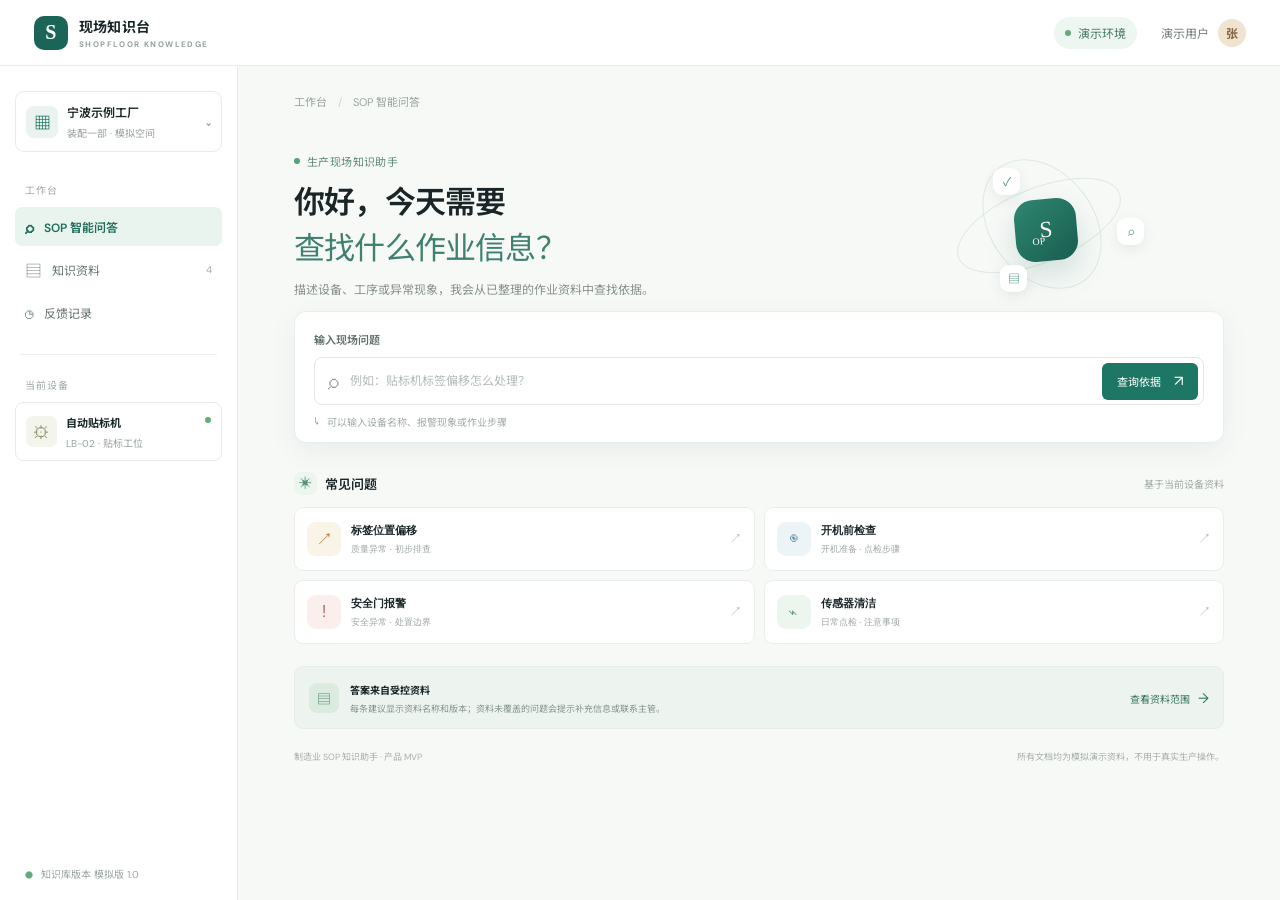
<file: sop-assistant/index.html>
<!doctype html>
<html lang="zh-CN">
<head>
  <meta charset="utf-8">
  <meta name="viewport" content="width=device-width, initial-scale=1">
  <meta name="theme-color" content="#0d1718">
  <title>制造业 SOP 知识助手 · 产品原型</title>
  <link rel="stylesheet" href="style.css">
</head>
<body>
  <header class="topbar">
    <a class="brand" href="#"><span class="brand-mark">S</span><span>现场知识台<small>SHOPFLOOR KNOWLEDGE</small></span></a>
    <div class="top-meta"><span class="demo-badge"><i></i> 演示环境</span><span class="user-chip">演示用户 <b>张</b></span></div>
  </header>
  <div class="app-shell">
    <aside class="sidebar">
      <div class="site-select"><span class="site-icon">▦</span><span>宁波示例工厂<small>装配一部 · 模拟空间</small></span><b>⌄</b></div>
      <div class="side-label">工作台</div>
      <a class="side-link active" href="#"><span>⌕</span> SOP 智能问答</a>
      <a class="side-link" href="#knowledge"><span>▤</span> 知识资料 <small>4</small></a>
      <a class="side-link" href="#feedback"><span>◷</span> 反馈记录</a>
      <div class="side-divider"></div>
      <div class="side-label">当前设备</div>
      <button class="machine-card" id="machineSelect"><span class="machine-icon">⚙</span><span><b>自动贴标机</b><small>LB-02 · 贴标工位</small></span><span class="online"></span></button>
      <div class="side-foot"><span>●</span> 知识库版本 模拟版 1.0</div>
    </aside>
    <main class="main-content">
      <div class="breadcrumb">工作台 <span>/</span> SOP 智能问答</div>
      <section class="welcome">
        <div><div class="eyebrow"><span></span> 生产现场知识助手</div><h1>你好，今天需要<br><em>查找什么作业信息？</em></h1><p>描述设备、工序或异常现象，我会从已整理的作业资料中查找依据。</p></div>
        <div class="welcome-graphic" aria-hidden="true"><div class="orbit orbit-a"></div><div class="orbit orbit-b"></div><div class="graphic-core">S<span>OP</span></div><i class="node node-a">✓</i><i class="node node-b">⌕</i><i class="node node-c">▤</i></div>
      </section>
      <section class="ask-panel">
        <label for="question">输入现场问题</label>
        <div class="input-wrap"><span class="search-icon">⌕</span><input id="question" type="text" placeholder="例如：贴标机标签偏移怎么处理？" autocomplete="off"><button id="askButton">查询依据 <span>↗</span></button></div>
        <div class="input-hint"><span>↳</span> 可以输入设备名称、报警现象或作业步骤</div>
      </section>
      <section class="suggestions" id="suggestions"><div class="section-heading"><div><span class="section-icon">✳</span><h2>常见问题</h2></div><span>基于当前设备资料</span></div><div class="suggestion-grid">
        <button class="suggestion" data-question="贴标机标签偏移怎么处理"><span class="suggestion-icon amber">↗</span><span><b>标签位置偏移</b><small>质量异常 · 初步排查</small></span><i>↗</i></button>
        <button class="suggestion" data-question="贴标机开机前需要检查什么"><span class="suggestion-icon blue">◉</span><span><b>开机前检查</b><small>开机准备 · 点检步骤</small></span><i>↗</i></button>
        <button class="suggestion" data-question="安全门报警怎么处理"><span class="suggestion-icon red">!</span><span><b>安全门报警</b><small>安全异常 · 处置边界</small></span><i>↗</i></button>
        <button class="suggestion" data-question="传感器怎么清洁点检"><span class="suggestion-icon green">⌁</span><span><b>传感器清洁</b><small>日常点检 · 注意事项</small></span><i>↗</i></button>
      </div></section>
      <section class="answer-panel hidden" id="answerPanel" aria-live="polite"></section>
      <section class="knowledge-strip" id="knowledge"><div class="strip-icon">▤</div><div><b>答案来自受控资料</b><p>每条建议显示资料名称和版本；资料未覆盖的问题会提示补充信息或联系主管。</p></div><a href="#sources">查看资料范围 <span>→</span></a></section>
      <footer><span>制造业 SOP 知识助手 · 产品 MVP</span><span>所有文档均为模拟演示资料，不用于真实生产操作。</span></footer>
    </main>
  </div>
  <div class="toast" id="toast"></div>
  <script src="assets/knowledge.js"></script>
  <script src="app.js"></script>
</body>
</html>
</file>
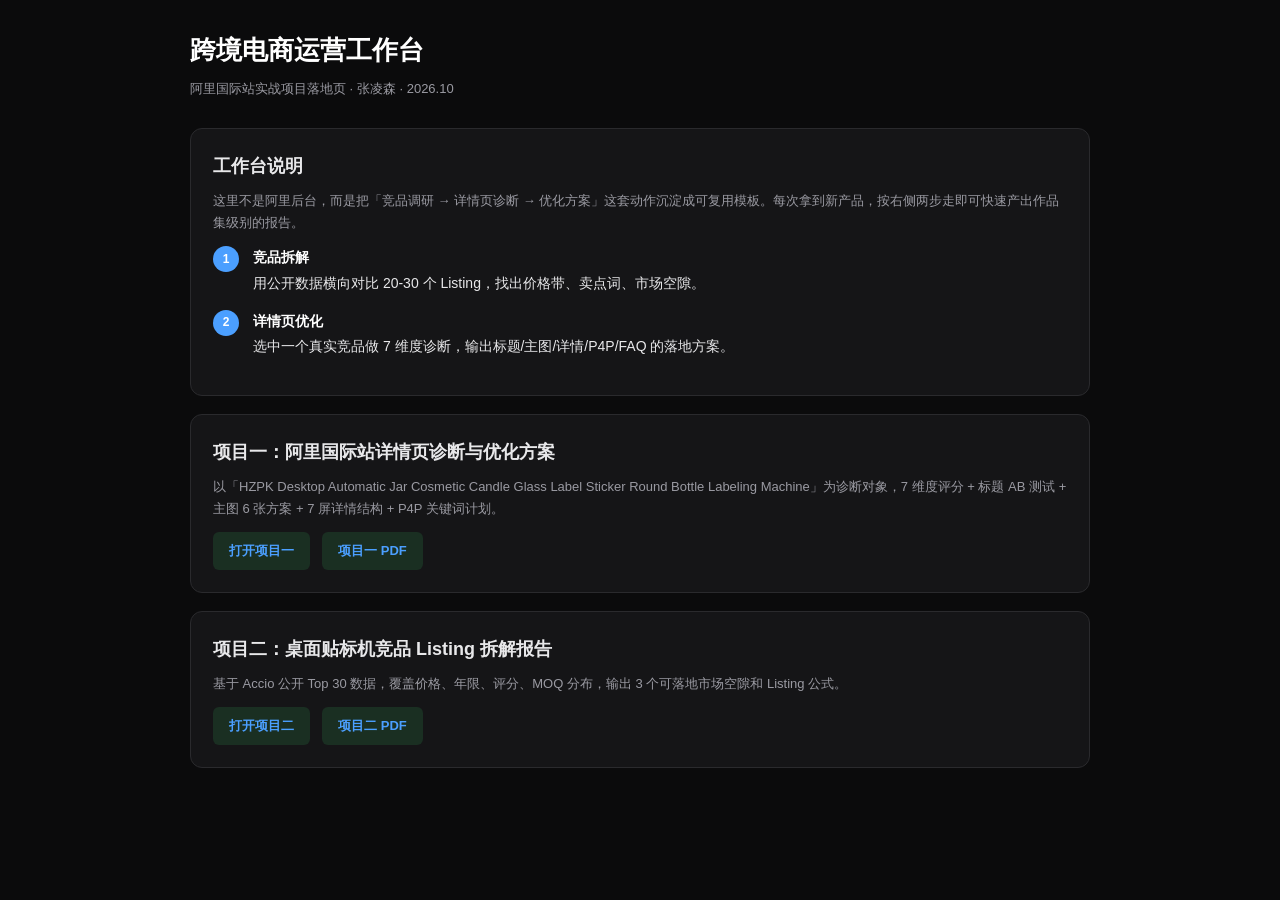
<file: index_workbench.html>
<!DOCTYPE html>
<html lang="zh-CN"><head><meta charset="utf-8"><meta name="viewport" content="width=device-width, initial-scale=1">
<title>跨境电商运营工作台 · 阿里国际站实战</title>
<style>
:root{--bg:#0b0b0c;--panel:#151517;--line:#2a2a2d;--text:#e8e8ea;--muted:#9a9aa2;--blue:#4b9fff;--green:#3ce08c;--orange:#ffaa3b}
*{box-sizing:border-box;margin:0;padding:0}
body{background:var(--bg);color:var(--text);font:15px/1.7 -apple-system,BlinkMacSystemFont,'Segoe UI',sans-serif;padding:28px}
.container{max-width:900px;margin:0 auto}
h1{font-size:26px;font-weight:700;margin-bottom:6px;color:#fff}
.sub{color:var(--muted);font-size:13px;margin-bottom:28px}
.card{background:var(--panel);border:1px solid var(--line);border-radius:12px;padding:22px;margin-bottom:18px;transition:.2s}
.card:hover{border-color:var(--blue)}
.card a{color:var(--blue);font-weight:600;text-decoration:none}
.card h3{font-size:18px;margin-bottom:8px}
.card p{color:var(--muted);font-size:13px;margin-bottom:12px}
.btn{display:inline-block;padding:8px 16px;border-radius:6px;background:#1a2f22;color:var(--green);font-weight:600;font-size:13px;margin-right:8px}
.step{display:flex;gap:14px;margin-bottom:14px;align-items:flex-start}
.step b{background:var(--blue);color:#fff;border-radius:50%;width:26px;height:26px;display:inline-flex;align-items:center;justify-content:center;font-size:12px;flex:0 0 26px}
.step div{font-size:14px}
.step div strong{display:block;color:#fff;margin-bottom:2px}
</style></head><body>
<div class="container">
  <h1>跨境电商运营工作台</h1>
  <div class="sub">阿里国际站实战项目落地页 · 张凌森 · 2026.10</div>

  <div class="card">
    <h3>工作台说明</h3>
    <p>这里不是阿里后台，而是把「竞品调研 → 详情页诊断 → 优化方案」这套动作沉淀成可复用模板。每次拿到新产品，按右侧两步走即可快速产出作品集级别的报告。</p>
    <div class="step"><b>1</b><div><strong>竞品拆解</strong>用公开数据横向对比 20-30 个 Listing，找出价格带、卖点词、市场空隙。</div></div>
    <div class="step"><b>2</b><div><strong>详情页优化</strong>选中一个真实竞品做 7 维度诊断，输出标题/主图/详情/P4P/FAQ 的落地方案。</div></div>
  </div>

  <div class="card">
    <h3>项目一：阿里国际站详情页诊断与优化方案</h3>
    <p>以「HZPK Desktop Automatic Jar Cosmetic Candle Glass Label Sticker Round Bottle Labeling Machine」为诊断对象，7 维度评分 + 标题 AB 测试 + 主图 6 张方案 + 7 屏详情结构 + P4P 关键词计划。</p>
    <a class="btn" href="p1p2/项目1_详情页诊断与优化.html" target="_blank">打开项目一</a>
    <a class="btn" href="p1p2/项目1_详情页诊断与优化.pdf" target="_blank">项目一 PDF</a>
  </div>

  <div class="card">
    <h3>项目二：桌面贴标机竞品 Listing 拆解报告</h3>
    <p>基于 Accio 公开 Top 30 数据，覆盖价格、年限、评分、MOQ 分布，输出 3 个可落地市场空隙和 Listing 公式。</p>
    <a class="btn" href="p1p2/项目2_竞品Listing拆解.html" target="_blank">打开项目二</a>
    <a class="btn" href="p1p2/项目2_竞品Listing拆解.pdf" target="_blank">项目二 PDF</a>
  </div>

</div>
</body></html>
</file>
<file: style.css>
:root{--bg:#0b0a0a;--fg:#f2eeeb;--muted:#8e8985;--red:#e7543c;--line:rgba(242,238,235,.17);--mono:'DM Mono',monospace;--sans:'Manrope','PingFang SC','Microsoft YaHei',sans-serif}*{box-sizing:border-box}html{scroll-behavior:smooth}body{margin:0;background:var(--bg);color:var(--fg);font-family:var(--sans);font-weight:400;overflow-x:hidden}a{color:inherit;text-decoration:none}.mono{font-family:var(--mono);font-size:10px;letter-spacing:.08em;text-transform:uppercase}.cursor{position:fixed;z-index:12;top:0;left:0;width:15px;height:15px;border-radius:50%;border:1px solid #fff;pointer-events:none;mix-blend-mode:difference;opacity:0;transform:translate(-50%,-50%);transition:width .25s,height .25s,opacity .2s}.cursor.on{opacity:1}.cursor.big{width:50px;height:50px}.hero{position:relative;height:100svh;min-height:650px;overflow:hidden;display:flex;flex-direction:column;padding:30px 4.2vw 26px}.hero-glow{position:absolute;inset:-20%;background:radial-gradient(ellipse at 50% 53%,rgba(125,35,29,.28),transparent 42%),radial-gradient(ellipse at 18% 72%,rgba(81,53,43,.18),transparent 32%);filter:blur(35px);animation:glow 9s ease-in-out infinite alternate}.grain{position:absolute;inset:0;opacity:.08;pointer-events:none;background-image:url("data:image/svg+xml,%3Csvg viewBox='0 0 180 180' xmlns='http://www.w3.org/2000/svg'%3E%3Cfilter id='n'%3E%3CfeTurbulence type='fractalNoise' baseFrequency='.9' numOctaves='3' stitchTiles='stitch'/%3E%3C/filter%3E%3Crect width='100%25' height='100%25' filter='url(%23n)' opacity='.32'/%3E%3C/svg%3E")}.hero-top,.dock{position:relative;display:flex;justify-content:space-between;align-items:center}.hero-top{color:#b4adaa}.availability{color:#aaa}.availability i{display:inline-block;width:6px;height:6px;margin-right:7px;background:#a8b881;border-radius:50%;box-shadow:0 0 12px #a8b881}.hero-center{position:relative;flex:1;display:flex;flex-direction:column;justify-content:center;max-width:1180px;width:100%;margin:auto}.eyebrow{font-size:clamp(14px,1.6vw,20px);color:#bbb4b0;margin:0 0 13px 8px;letter-spacing:.12em}.name{font-size:clamp(100px,19vw,270px);line-height:.79;letter-spacing:-.105em;font-weight:500;margin:0;white-space:nowrap}.name span{font-weight:400}.name em{font-style:normal;font-weight:800;letter-spacing:-.115em}.name b{color:var(--red);font-size:.75em}.hero-bottom{display:grid;grid-template-columns:1fr 1fr 1fr;align-items:end;margin-top:37px;color:#aaa29e}.hero-bottom p{font-size:15px;line-height:1.7;margin:0;color:#eee8e4}.version{color:var(--red)}.scroll-cue{justify-self:end;display:flex;gap:20px;align-items:center}.scroll-cue b{font-size:17px;font-weight:400;animation:down 1.3s infinite}.dock{border-top:1px solid var(--line);padding-top:17px;color:#ddd}.dock a{transition:color .2s}.dock a:hover,.footer a:hover{color:var(--red)}.dock-right{color:#777}.section-pad{padding:130px 8.2vw}.section-label{display:flex;justify-content:space-between;border-bottom:1px solid var(--line);padding-bottom:15px;color:#827b77}.intro{min-height:520px;position:relative}.intro-copy{max-width:970px;margin:82px auto 30px;font-size:clamp(29px,5.1vw,69px);line-height:1.26;letter-spacing:-.055em}.intro-copy p{margin:0}.intro-copy p+p{display:inline;font-size:.55em;line-height:1.6;color:#aaa29d;letter-spacing:-.025em}.accent{color:var(--red)}.text-link{display:block;width:max-content;margin:25px auto;border-bottom:1px solid #777;padding-bottom:8px}.text-link span{color:var(--red);margin-left:20px}.contents{padding-top:58px;padding-bottom:80px}.contents-grid{display:grid;grid-template-columns:repeat(2,minmax(0,1fr));column-gap:7vw;margin-top:20px}.contents-item{display:grid;grid-template-columns:42px 1fr 24px;grid-template-rows:auto auto;align-items:center;gap:5px 10px;padding:18px 0;border-bottom:1px solid var(--line);transition:color .2s}.contents-item>span{grid-row:1/3;color:#817a75}.contents-item strong{font-size:16px;font-weight:500}.contents-item small{grid-column:2;color:#817a75;font-size:11px}.contents-item>b{grid-column:3;grid-row:1/3;font-size:16px;font-weight:400;color:var(--red)}.contents-item:hover{color:var(--red)}
.numbers{background:#11100f;padding-top:100px;padding-bottom:105px}.stat-grid{display:grid;grid-template-columns:repeat(4,1fr);gap:1px;background:var(--line);margin-top:55px;border:1px solid var(--line)}.stat{background:#11100f;padding:30px 24px;min-height:205px}.stat>span{color:#817a75}.stat strong{display:block;font-size:clamp(38px,5vw,68px);line-height:1.1;letter-spacing:-.08em;margin:24px 0 11px;font-weight:500}.stat strong small{font-size:.42em;letter-spacing:0;color:#c0b8b3;margin-left:5px}.stat p{color:#a49c97;line-height:1.7;font-size:12px;margin:0}.source-note{text-align:right;color:#69615d;margin:15px 0 0}.projects{padding-bottom:30px;overflow:hidden}.project-heading{display:flex;justify-content:space-between;align-items:end;padding:92px 0 70px}.project-heading h2,.about-grid h2,.case-intro h2{font-size:clamp(65px,9vw,125px);line-height:.92;letter-spacing:-.09em;font-weight:500;margin:0}.project-heading h2 em,.about-grid h2 em,.case-intro h2 em{font-weight:800;font-style:normal}.project-heading p{font-size:13px;line-height:1.8;color:#99918d;margin:0 4vw 8px 0}.project-list{position:relative;z-index:2}.project-row{min-height:95px;display:grid;grid-template-columns:7% 1fr 25% 10% 22px;align-items:center;border-top:1px solid var(--line);transition:padding .4s,color .25s}.project-row:last-child{border-bottom:1px solid var(--line)}.project-row:hover{padding:0 18px;color:var(--red)}.num,.project-type,.project-year{color:#7f7773}.project-title{font-size:clamp(22px,3vw,37px);letter-spacing:-.06em}.project-type{text-transform:uppercase}.arrow{font-size:19px}.preview{position:fixed;z-index:1;top:50%;left:50%;width:min(35vw,460px);aspect-ratio:4/3;transform:translate(-50%,-50%) rotate(-5deg) scale(.75);opacity:0;pointer-events:none;overflow:hidden;transition:opacity .3s,transform .45s cubic-bezier(.2,.75,.25,1)}.preview.show{opacity:1;transform:translate(-50%,-50%) rotate(-5deg) scale(1)}.preview img{width:100%;height:100%;object-fit:cover}.marquee{margin:140px -8.2vw 0;overflow:hidden;border-top:1px solid var(--line);border-bottom:1px solid var(--line);padding:22px 0;color:#beb6b1;font-size:12px;letter-spacing:.12em;white-space:nowrap}.marquee div{width:max-content;animation:marquee 24s linear infinite}.case-section{background:#11100f}.case-intro{display:grid;grid-template-columns:1fr .7fr;gap:8vw;align-items:end;padding:85px 0 54px}.case-intro h2{font-size:clamp(50px,7vw,96px)}.case-intro>p{font-size:15px;line-height:1.9;color:#aaa19c;margin:0 0 5px;max-width:480px}.metrics-strip{display:grid;grid-template-columns:repeat(4,1fr);border-top:1px solid var(--line);border-bottom:1px solid var(--line);margin-bottom:38px}.metrics-strip div{padding:22px 12px;border-right:1px solid var(--line)}.metrics-strip div:last-child{border:0}.metrics-strip b{display:block;font-size:27px;font-weight:500;letter-spacing:-.05em}.metrics-strip span{display:block;color:#8e8681;font-size:11px;margin-top:8px}.image-grid{display:grid;grid-template-columns:repeat(2,1fr);gap:18px}.proof-card{margin:0;background:#181716;border:1px solid var(--line);overflow:hidden}.proof-card img{display:block;width:100%;height:340px;object-fit:contain;background:#0d0c0c}.proof-card figcaption{padding:16px 18px 18px}.proof-card b,.proof-card span{display:block}.proof-card b{font-size:15px;font-weight:500}.proof-card span{font-size:11px;color:#8f8883;margin-top:6px;line-height:1.6}.small-note{color:#68615d;font-size:10px;margin-top:14px}.global{background:#0b0a0a}.global .proof-card{background:#111}.pipeline{background:#121110}.flow{display:grid;grid-template-columns:repeat(5,1fr);gap:10px;margin-bottom:40px}.step{padding:17px 14px;background:#191817;border:1px solid var(--line)}.step span{display:block;color:var(--red);font:10px var(--mono);margin-bottom:12px}.step b{font-size:13px;font-weight:500}.video-feature{display:grid;grid-template-columns:1.1fr .9fr;gap:38px;align-items:center;border-top:1px solid var(--line);padding:35px 0 45px}.video-feature video{width:100%;max-height:560px;object-fit:cover;background:#070707}.video-feature>div>span{color:#938a84}.video-feature h3{font-size:29px;font-weight:500;margin:19px 0 12px;letter-spacing:-.05em}.video-feature p{color:#99918c;font-size:13px;line-height:1.8;margin:0}.clip-grid{display:grid;grid-template-columns:repeat(3,1fr);gap:16px}.clip-card{margin:0;background:#191817;border:1px solid var(--line)}.clip-card video{display:block;width:100%;aspect-ratio:9/14;object-fit:cover;background:#080808}.clip-card figcaption{padding:15px}.clip-card figcaption span{color:#938a84}.clip-card h3,.clip-card b{display:block;font-size:16px;font-weight:500;margin:9px 0}.clip-card p{font-size:11px;color:#928a85;line-height:1.7;margin:0}.live{background:#0c0b0b}.live .video-feature{grid-template-columns:.75fr 1.25fr}.live .video-feature video{max-height:510px;object-fit:cover}.about{background:#11100f}.about-grid{display:grid;grid-template-columns:1.3fr 1fr;align-items:end;padding:95px 0 80px;gap:7vw}.about-grid h2{font-size:clamp(55px,7.5vw,103px)}.about-desc{color:#aaa19c;font-size:16px;line-height:1.9;max-width:390px;margin:0 0 6px}.timeline{border-top:1px solid var(--line)}.timeline-item{display:grid;grid-template-columns:23% 1fr;gap:25px;padding:27px 0;border-bottom:1px solid var(--line)}.timeline-item .date{color:#817a75;padding-top:5px}.timeline-item h3{font-size:18px;font-weight:500;margin:0 0 5px}.timeline-item p{font-size:12px;color:#a49b96;margin:0 0 10px}.timeline-item ul{margin:0;padding-left:17px;color:#8e8681;font-size:12px;line-height:1.9}.education{margin:35px 0 45px;padding:23px 0;border-top:1px solid var(--line);border-bottom:1px solid var(--line)}.education>span{color:#8e8681}.education p{font-size:13px;color:#aaa19c;margin:13px 0 0}.education b{font-weight:500;color:var(--fg)}.education p span{color:#776f6a}.skills{border-top:1px solid var(--line)}.skill{display:grid;grid-template-columns:8% 1fr 20px;align-items:center;padding:25px 0;border-bottom:1px solid var(--line)}.skill>span{color:#716b67}.skill h3{font-weight:500;font-size:18px;margin:0 0 7px}.skill p{font-size:11px;line-height:1.7;color:#87807b;margin:0}.skill>b{font-weight:400;color:var(--red)}.contact{min-height:690px;display:flex;flex-direction:column;justify-content:center}.contact .section-label{width:100%;margin-bottom:auto}.contact-lead{font-size:17px;color:#9d9691;margin:75px 0 0}.contact h2{font-size:clamp(55px,10vw,132px);letter-spacing:-.085em;line-height:.95;font-weight:500;margin:14px 0 36px}.email-link{width:max-content;font-size:clamp(17px,2vw,25px);border-bottom:1px solid #777;padding-bottom:10px}.email-link span{color:var(--red);margin-left:20px}.contact-bottom{display:flex;justify-content:space-between;margin-top:auto;padding-top:90px;color:#7e7772}.contact-bottom a:hover{color:var(--red)}.footer{border-top:1px solid var(--line);padding:24px 8.2vw;display:flex;justify-content:space-between;color:#aaa19c}.footer span{color:#655f5b;margin-left:8px}.footer div{display:flex;gap:25px}.js .reveal{opacity:1;transform:none}.js .reveal{opacity:0;transform:translateY(35px);transition:opacity .9s,transform .9s cubic-bezier(.2,.7,.2,1)}.js .reveal.visible{opacity:1;transform:translateY(0)}
@keyframes glow{to{transform:translate(4%,-5%) scale(1.1);opacity:.7}}@keyframes down{50%{transform:translateY(6px)}}@keyframes marquee{to{transform:translateX(-50%)}}
.work-group{padding-top:32px;margin-top:32px;border-top:1px solid var(--line)}.work-group:first-child{padding-top:0;margin-top:0;border:0}.work-group>h3{font-size:19px;font-weight:500;margin:0 0 18px}.work-group>h3 span{display:block;margin-top:7px;color:#817a75;font-size:11px;font-weight:400}.portfolio-work-groups .clip-grid{grid-template-columns:repeat(4,1fr)}.account-grid,.visual-grid{grid-template-columns:repeat(3,1fr)}.visual-grid .proof-card img{height:290px}.visual-open{display:inline-block;margin-top:10px;color:var(--red);font:10px var(--mono)}
.work-group .clip-grid{grid-template-columns:repeat(4,1fr)}
.ecommerce-grid{grid-template-columns:repeat(2,minmax(0,1fr));max-width:900px}
@media(max-width:800px){.contents{padding-top:35px;padding-bottom:55px}.contents-grid{column-gap:24px}.contents-item{grid-template-columns:30px 1fr 18px}.contents-item strong{font-size:14px}.contents-item small{font-size:9px}.portfolio-work-groups .clip-grid{grid-template-columns:repeat(2,1fr)}.account-grid,.visual-grid{grid-template-columns:repeat(2,1fr)}.section-pad{padding:95px 6vw}.hero{padding:22px 6vw 20px;min-height:620px}.hero-top{font-size:8px}.hero-center{justify-content:center}.name{font-size:19vw;letter-spacing:-.11em}.eyebrow{font-size:13px}.hero-bottom{grid-template-columns:1fr auto;row-gap:20px;margin-top:28px}.hero-bottom p{grid-column:1;grid-row:2;font-size:13px}.version{grid-column:1;grid-row:1}.scroll-cue{grid-column:2;grid-row:2}.dock{font-size:9px}.dock-right{display:none}.intro{min-height:0}.intro-copy{margin:65px 0 25px;font-size:36px}.intro-copy p+p{font-size:19px}.stat-grid{grid-template-columns:repeat(2,1fr);margin-top:35px}.stat{min-height:180px;padding:22px 16px}.stat strong{font-size:48px}.project-heading{padding:65px 0 40px;display:block}.project-heading h2{font-size:15vw}.project-heading p{margin:25px 0 0}.project-row{grid-template-columns:10% 1fr 20px;min-height:79px}.project-title{font-size:20px}.project-type,.project-year{display:none}.arrow{justify-self:end}.preview{width:66vw}.marquee{margin:90px -6vw 0}.case-intro{display:block;padding:65px 0 35px}.case-intro h2{font-size:13vw}.case-intro>p{margin-top:27px;font-size:14px}.metrics-strip{grid-template-columns:repeat(2,1fr)}.metrics-strip div:nth-child(2){border-right:0}.metrics-strip div{border-bottom:1px solid var(--line)}.metrics-strip div:nth-child(3),.metrics-strip div:nth-child(4){border-bottom:0}.image-grid{gap:10px}.proof-card img{height:240px}.proof-card figcaption{padding:12px}.proof-card span{font-size:10px}.flow{grid-template-columns:repeat(2,1fr)}.step:last-child{grid-column:span 2}.video-feature,.live .video-feature{grid-template-columns:1fr;gap:20px}.video-feature video{max-height:480px}.video-feature h3{font-size:24px}.clip-grid{grid-template-columns:repeat(2,1fr)}.about-grid{display:block;padding:65px 0 50px}.about-grid h2{font-size:12vw}.about-desc{margin-top:30px;font-size:14px}.timeline-item{grid-template-columns:1fr;gap:12px}.timeline-item .date{font-size:9px}.skill{grid-template-columns:12% 1fr 20px;padding:22px 0}.skill h3{font-size:16px}.skill p{font-size:10px}.contact{min-height:620px}.contact h2{font-size:13vw}.contact-lead{margin-top:80px}.contact-bottom{font-size:8px;gap:15px}.footer{padding:22px 6vw;flex-wrap:wrap;gap:18px}.footer div{order:3;width:100%;justify-content:space-between}.cursor{display:none}}
@media(max-width:480px){.contents-grid{grid-template-columns:1fr}.contents-item{padding:14px 0}.image-grid{grid-template-columns:1fr}.proof-card img{height:auto;max-height:320px}.clip-grid{grid-template-columns:1fr 1fr}.stat{padding:18px 12px}.stat strong{font-size:40px}.stat p{font-size:10px}.contact-bottom{flex-direction:column}.hero-top{letter-spacing:0}.availability{font-size:8px}}
.sop-summary{display:grid;grid-template-columns:repeat(3,1fr);border-top:1px solid var(--line);border-bottom:1px solid var(--line);margin:10px 0 32px}.sop-summary>div{padding:22px 18px;border-right:1px solid var(--line)}.sop-summary>div:first-child{padding-left:0}.sop-summary>div:last-child{border-right:0}.sop-summary b,.sop-summary span{display:block}.sop-summary b{font:10px var(--mono);letter-spacing:.08em;color:var(--red);margin-bottom:11px}.sop-summary span{font-size:14px;color:var(--fg)}.sop-links{display:flex;gap:24px;flex-wrap:wrap;margin:24px 0}.sop-links a{font-size:13px;border-bottom:1px solid var(--red);padding:0 0 7px}.sop-links a span{color:var(--red);margin-left:8px}.sop-case .small-note{max-width:850px;color:var(--muted);font-size:11px;line-height:1.8}@media(max-width:800px){.sop-summary{grid-template-columns:1fr}.sop-summary>div{border-right:0;border-bottom:1px solid var(--line);padding:16px 0}.sop-summary>div:last-child{border-bottom:0}.sop-links{flex-direction:column;gap:15px}}
@media(prefers-reduced-motion:reduce){*,*::before,*::after{scroll-behavior:auto!important;animation-duration:.01ms!important;animation-iteration-count:1!important;transition-duration:.01ms!important}}
.brand-gallery-grid{gap:12px;margin-top:18px}.brand-main-grid{grid-template-columns:repeat(5,minmax(0,1fr))}.brand-detail-grid{grid-template-columns:repeat(4,minmax(0,1fr))}.brand-image-link{display:block}.brand-gallery-grid .proof-card img{height:auto;aspect-ratio:1/1;object-fit:cover}.brand-detail-grid .proof-card img{aspect-ratio:3/4}.brand-gallery-grid figcaption{padding:12px}.brand-gallery-grid figcaption b{font-size:12px}.brand-gallery-grid figcaption span{font-size:10px}.brand-work-group{padding-top:24px;margin-top:24px}.brand-work-group:first-of-type{border-top:0;padding-top:0;margin-top:0}@media(max-width:800px){.brand-main-grid,.brand-detail-grid{grid-template-columns:repeat(2,minmax(0,1fr))}}@media(max-width:480px){.brand-main-grid,.brand-detail-grid{grid-template-columns:repeat(2,minmax(0,1fr))}}
.workflow-group{padding-top:26px;margin-top:26px}.workflow-group:first-of-type{padding-top:0;margin-top:0;border:0}.workflow-explorations{grid-template-columns:repeat(3,minmax(0,1fr))}.workflow-wide{max-width:100%;margin-bottom:18px}.workflow-wide img{height:auto;max-height:420px}.workflow-retouch{grid-template-columns:repeat(2,minmax(0,1fr))}.workflow-retouch .proof-card img,.workflow-shelf img{height:auto;max-height:560px;object-fit:contain}.workflow-flow p{font-size:11px;line-height:1.65;color:#8f8883;margin:10px 0 0}@media(max-width:800px){.workflow-explorations{grid-template-columns:repeat(2,minmax(0,1fr))}}@media(max-width:480px){.workflow-explorations,.workflow-retouch{grid-template-columns:1fr}.workflow-wide img{max-height:none}}
</file>
<file: sop-assistant/style.css>
@import url('https://fonts.googleapis.com/css2?family=DM+Sans:wght@400;500;600;700&family=Noto+Sans+SC:wght@400;500;600;700;800&display=swap');
:root{--ink:#192526;--muted:#788383;--line:#e7ece9;--green:#1e7664;--green-dark:#155f52;--canvas:#f7f9f7;--white:#fff;--serif:Georgia,'Noto Sans SC',serif}*{box-sizing:border-box}body{margin:0;background:var(--canvas);color:var(--ink);font-family:'DM Sans','Noto Sans SC',sans-serif;font-size:14px}.topbar{height:66px;background:#fff;border-bottom:1px solid var(--line);display:flex;align-items:center;justify-content:space-between;padding:0 34px;position:sticky;top:0;z-index:5}.brand{display:flex;gap:11px;align-items:center;text-decoration:none;color:var(--ink);font-weight:700;letter-spacing:.2px}.brand-mark{display:grid;place-items:center;width:34px;height:34px;border-radius:10px;background:#1a6557;color:white;font-family:Georgia;font-size:20px}.brand small{display:block;font-size:8px;letter-spacing:1.4px;color:#95a09d;margin-top:3px}.top-meta{display:flex;gap:24px;align-items:center;color:#71807c;font-size:12px}.demo-badge{display:flex;align-items:center;gap:7px;color:#487b67;background:#edf6f0;padding:7px 11px;border-radius:20px}.demo-badge i{width:6px;height:6px;background:#63aa7c;border-radius:50%}.user-chip{display:flex;align-items:center;gap:9px}.user-chip b{width:28px;height:28px;border-radius:50%;display:grid;place-items:center;background:#f0e4d1;color:#856944}.app-shell{display:grid;grid-template-columns:238px 1fr;min-height:calc(100vh - 66px)}.sidebar{background:#fff;border-right:1px solid var(--line);padding:25px 15px 18px;position:relative}.site-select{border:1px solid var(--line);border-radius:9px;padding:11px 10px;display:flex;align-items:center;gap:9px;font-size:12px;font-weight:600;margin-bottom:30px}.site-select small,.machine-card small{display:block;color:#98a29f;font-size:10px;font-weight:400;margin-top:4px}.site-select>b{margin-left:auto;color:#9ca7a2}.site-icon{height:32px;width:32px;display:grid;place-items:center;background:#eaf3ee;color:var(--green);border-radius:8px;font-size:17px}.side-label{font-size:10px;color:#a3aca9;text-transform:uppercase;letter-spacing:1.1px;padding:0 10px 10px}.side-link{height:39px;display:flex;align-items:center;gap:10px;text-decoration:none;color:#687573;border-radius:7px;padding:0 10px;font-size:12px;margin-bottom:4px}.side-link>span{font-size:17px;color:#8b9995}.side-link small{margin-left:auto;color:#a3aca9}.side-link.active{background:#eaf4ef;color:#206d5c;font-weight:600}.side-link.active>span{color:#206d5c}.side-divider{border-top:1px solid #edf0ee;margin:22px 5px}.machine-card{border:1px solid #e6ece8;background:white;width:100%;border-radius:8px;padding:10px;display:flex;align-items:center;gap:9px;text-align:left;color:var(--ink);font:inherit}.machine-card>b,.machine-card b{font-size:11px}.machine-icon{width:31px;height:31px;display:grid;place-items:center;background:#f3f4ec;color:#84905e;border-radius:7px;font-size:17px}.online{width:6px;height:6px;border-radius:50%;background:#62ad77;margin-left:auto;align-self:flex-start;margin-top:4px}.side-foot{position:absolute;bottom:19px;left:25px;color:#9aa5a0;font-size:10px}.side-foot span{font-size:8px;color:#63aa7c;margin-right:5px}.main-content{max-width:1120px;width:100%;padding:27px 56px 24px;margin:0 auto}.breadcrumb{font-size:11px;color:#9ba5a1;margin-bottom:31px}.breadcrumb span{margin:0 8px;color:#ccd2ce}.welcome{display:flex;justify-content:space-between;align-items:center;min-height:171px;position:relative}.eyebrow{font-size:11px;color:#5e8b79;display:flex;align-items:center;gap:7px;letter-spacing:.4px}.eyebrow span{width:6px;height:6px;border-radius:50%;background:#55a17c}h1{font-size:31px;line-height:1.38;margin:13px 0 9px;font-weight:600;letter-spacing:-.8px}h1 em{font-family:var(--serif);font-weight:400;color:#3f8170;font-style:normal} .welcome p{margin:0;color:#87918f;font-size:12px}.welcome-graphic{width:210px;height:160px;position:relative;margin-right:70px}.orbit{border:1px solid #dce9e1;position:absolute;border-radius:50%;transform:rotate(-22deg)}.orbit-a{width:174px;height:75px;top:42px;left:8px}.orbit-b{width:142px;height:104px;top:26px;left:27px;transform:rotate(53deg)}.graphic-core{position:absolute;top:53px;left:71px;width:62px;height:62px;border-radius:19px;background:linear-gradient(140deg,#2e8770,#195d50);box-shadow:0 13px 30px #286f5f30;color:white;display:grid;place-items:center;font-family:Georgia;font-size:23px;transform:rotate(-5deg)}.graphic-core span{font-size:10px;margin-left:-16px;margin-top:20px;position:absolute}.node{position:absolute;width:27px;height:27px;border-radius:9px;background:white;box-shadow:0 4px 13px #28433316;display:grid;place-items:center;font-style:normal;color:#4d9279;font-size:12px}.node-a{top:22px;left:49px}.node-b{right:10px;top:72px}.node-c{bottom:14px;left:56px}.ask-panel{background:#fff;border:1px solid #e8eeea;border-radius:12px;padding:18px 19px 13px;box-shadow:0 8px 28px #253d3010}.ask-panel label{font-size:11px;color:#606e6b;font-weight:600}.input-wrap{margin-top:9px;height:48px;border:1px solid #e2e9e5;border-radius:8px;display:flex;align-items:center;padding:4px 5px 4px 13px;transition:.2s}.input-wrap:focus-within{border-color:#65a38a;box-shadow:0 0 0 3px #62a88814}.search-icon{font-size:21px;color:#8b9993;margin-right:9px}.input-wrap input{border:0;outline:0;flex:1;min-width:0;font:inherit;font-size:12px;color:#33413e}.input-wrap input::placeholder{color:#b3bcba}.input-wrap button{height:37px;background:var(--green);color:white;border:0;border-radius:6px;padding:0 15px;font:inherit;font-size:11px;cursor:pointer}.input-wrap button:hover{background:var(--green-dark)}.input-wrap button span{margin-left:10px;font-size:15px}.input-hint{font-size:10px;color:#a2aca8;margin-top:9px}.input-hint span{color:#5c9b80;margin-right:5px}.suggestions{margin-top:29px}.section-heading,.section-heading>div{display:flex;align-items:center}.section-heading{justify-content:space-between;margin-bottom:12px}.section-heading>div{gap:8px}.section-icon{width:23px;height:23px;background:#edf5ef;color:#539277;display:grid;place-items:center;border-radius:7px;font-size:13px}.section-heading h2{font-size:13px;margin:0;font-weight:600}.section-heading>span{font-size:10px;color:#a1aba7}.suggestion-grid{display:grid;grid-template-columns:1fr 1fr;gap:9px}.suggestion{min-height:64px;background:white;border:1px solid #e9eeeb;border-radius:9px;display:flex;align-items:center;text-align:left;padding:10px 12px;gap:10px;cursor:pointer;transition:.18s;color:var(--ink)}.suggestion:hover{border-color:#a8cbb9;transform:translateY(-1px);box-shadow:0 5px 16px #253d300a}.suggestion-icon{width:34px;height:34px;border-radius:9px;display:grid;place-items:center;font-size:17px}.amber{color:#b38541;background:#faf3e8}.blue{color:#5d8eaa;background:#edf4f7}.red{color:#b66e66;background:#fbefed}.green{color:#548c72;background:#edf5ef}.suggestion b{display:block;font-size:11px;font-weight:600}.suggestion small{display:block;color:#9ba5a1;font-size:9px;margin-top:5px}.suggestion>i{margin-left:auto;font-style:normal;color:#b2bcb8;font-size:13px}.knowledge-strip{margin-top:22px;background:#edf4ef;border:1px solid #e4eee6;border-radius:9px;padding:13px 14px;display:flex;align-items:center;gap:11px}.strip-icon{width:30px;height:30px;border-radius:8px;background:#dcebe0;display:grid;place-items:center;color:#548d6b}.knowledge-strip b{font-size:10px}.knowledge-strip p{margin:4px 0 0;font-size:9px;color:#87958e}.knowledge-strip a{margin-left:auto;text-decoration:none;color:#36745f;font-size:10px;white-space:nowrap}.knowledge-strip a span{font-size:14px;margin-left:5px}.main-content footer{display:flex;justify-content:space-between;margin-top:21px;color:#a6afab;font-size:9px}.answer-panel{background:white;border:1px solid #e6ece8;border-radius:11px;padding:20px;margin-top:22px;box-shadow:0 7px 20px #253d3008}.answer-panel.hidden{display:none}.answer-top{display:flex;justify-content:space-between;align-items:flex-start}.answer-kicker{font-size:10px;color:#5a9479}.answer-panel h2{font-size:17px;margin:8px 0 0}.answer-status{font-size:9px;color:#56856c;background:#edf5ef;border-radius:15px;padding:6px 9px}.answer-query{color:#88938f;font-size:11px;margin:12px 0}.safety-note{border-left:3px solid #cf9c52;background:#fbf6eb;padding:10px 12px;color:#735b35;font-size:10px;line-height:1.7;border-radius:0 6px 6px 0}.steps{padding:0;margin:15px 0 17px;list-style:none}.steps li{display:flex;gap:10px;font-size:11px;line-height:1.75;color:#46534f;margin:10px 0}.steps li span{flex:0 0 20px;width:20px;height:20px;border-radius:50%;background:#eaf3ed;display:grid;place-items:center;font-size:9px;color:#418168}.source-card{border:1px solid #edf0ee;border-radius:7px;padding:11px;display:flex;align-items:center;gap:9px}.source-doc{width:29px;height:31px;border-radius:6px;background:#f0f4f0;display:grid;place-items:center;color:#638a73}.source-card b{display:block;font-size:10px}.source-card small{display:block;color:#99a39f;font-size:9px;margin-top:4px}.source-tag{margin-left:auto;font-size:9px;color:#688a73;background:#f1f6f0;padding:5px 7px;border-radius:4px}.answer-actions{display:flex;gap:8px;margin-top:13px;align-items:center}.answer-actions button{border:1px solid #e6ece8;background:white;border-radius:6px;padding:7px 10px;color:#64716d;font:inherit;font-size:10px;cursor:pointer}.answer-actions button:hover{border-color:#9dc5ad;color:#36745f}.answer-actions .feedback-message{margin-left:auto;color:#679076;font-size:10px}.refusal{padding:15px;background:#f5f7f5;border-radius:8px;color:#677570;font-size:11px;line-height:1.8;margin:14px 0}.hidden{display:none!important}.toast{position:fixed;left:50%;bottom:22px;transform:translate(-50%,20px);opacity:0;transition:.2s;background:#263936;color:white;padding:10px 15px;border-radius:8px;font-size:11px;pointer-events:none}.toast.show{opacity:1;transform:translate(-50%,0)}@media(max-width:850px){.app-shell{grid-template-columns:190px 1fr}.main-content{padding:25px 28px}.welcome-graphic{margin-right:8px}}@media(max-width:650px){.topbar{padding:0 16px}.top-meta{gap:9px}.user-chip{font-size:0}.app-shell{display:block}.sidebar{display:none}.main-content{padding:20px 16px}.welcome{min-height:145px}.welcome-graphic{width:110px;height:120px;margin:0}.orbit-a{width:113px;left:0}.orbit-b{left:3px;width:100px}.graphic-core{left:26px;top:39px}.node-a{left:14px}.node-b{right:-5px}.node-c{left:18px}h1{font-size:24px}.welcome p{font-size:10px;max-width:280px}.suggestion-grid{grid-template-columns:1fr}.knowledge-strip{align-items:flex-start}.knowledge-strip a{font-size:0}.knowledge-strip a span{font-size:15px}.main-content footer{flex-direction:column;gap:6px}.answer-panel{padding:15px}}
</file>
